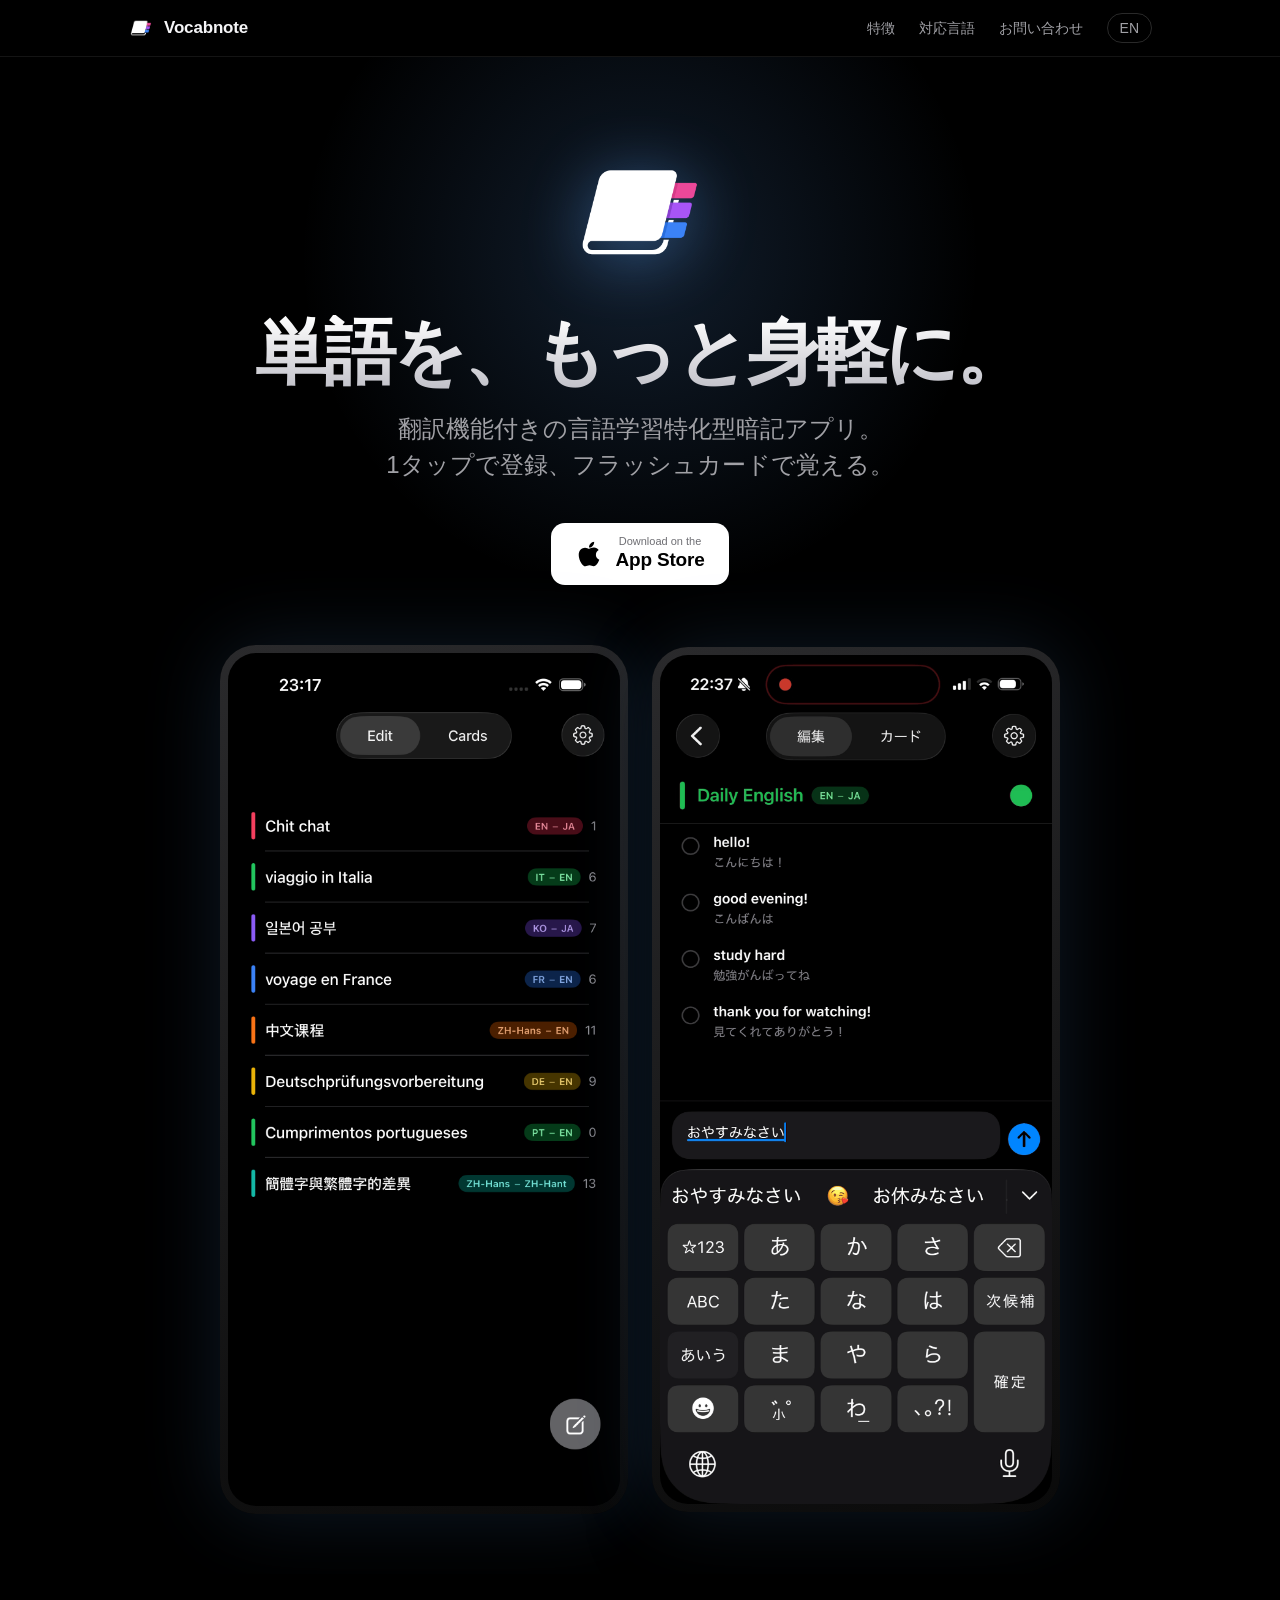
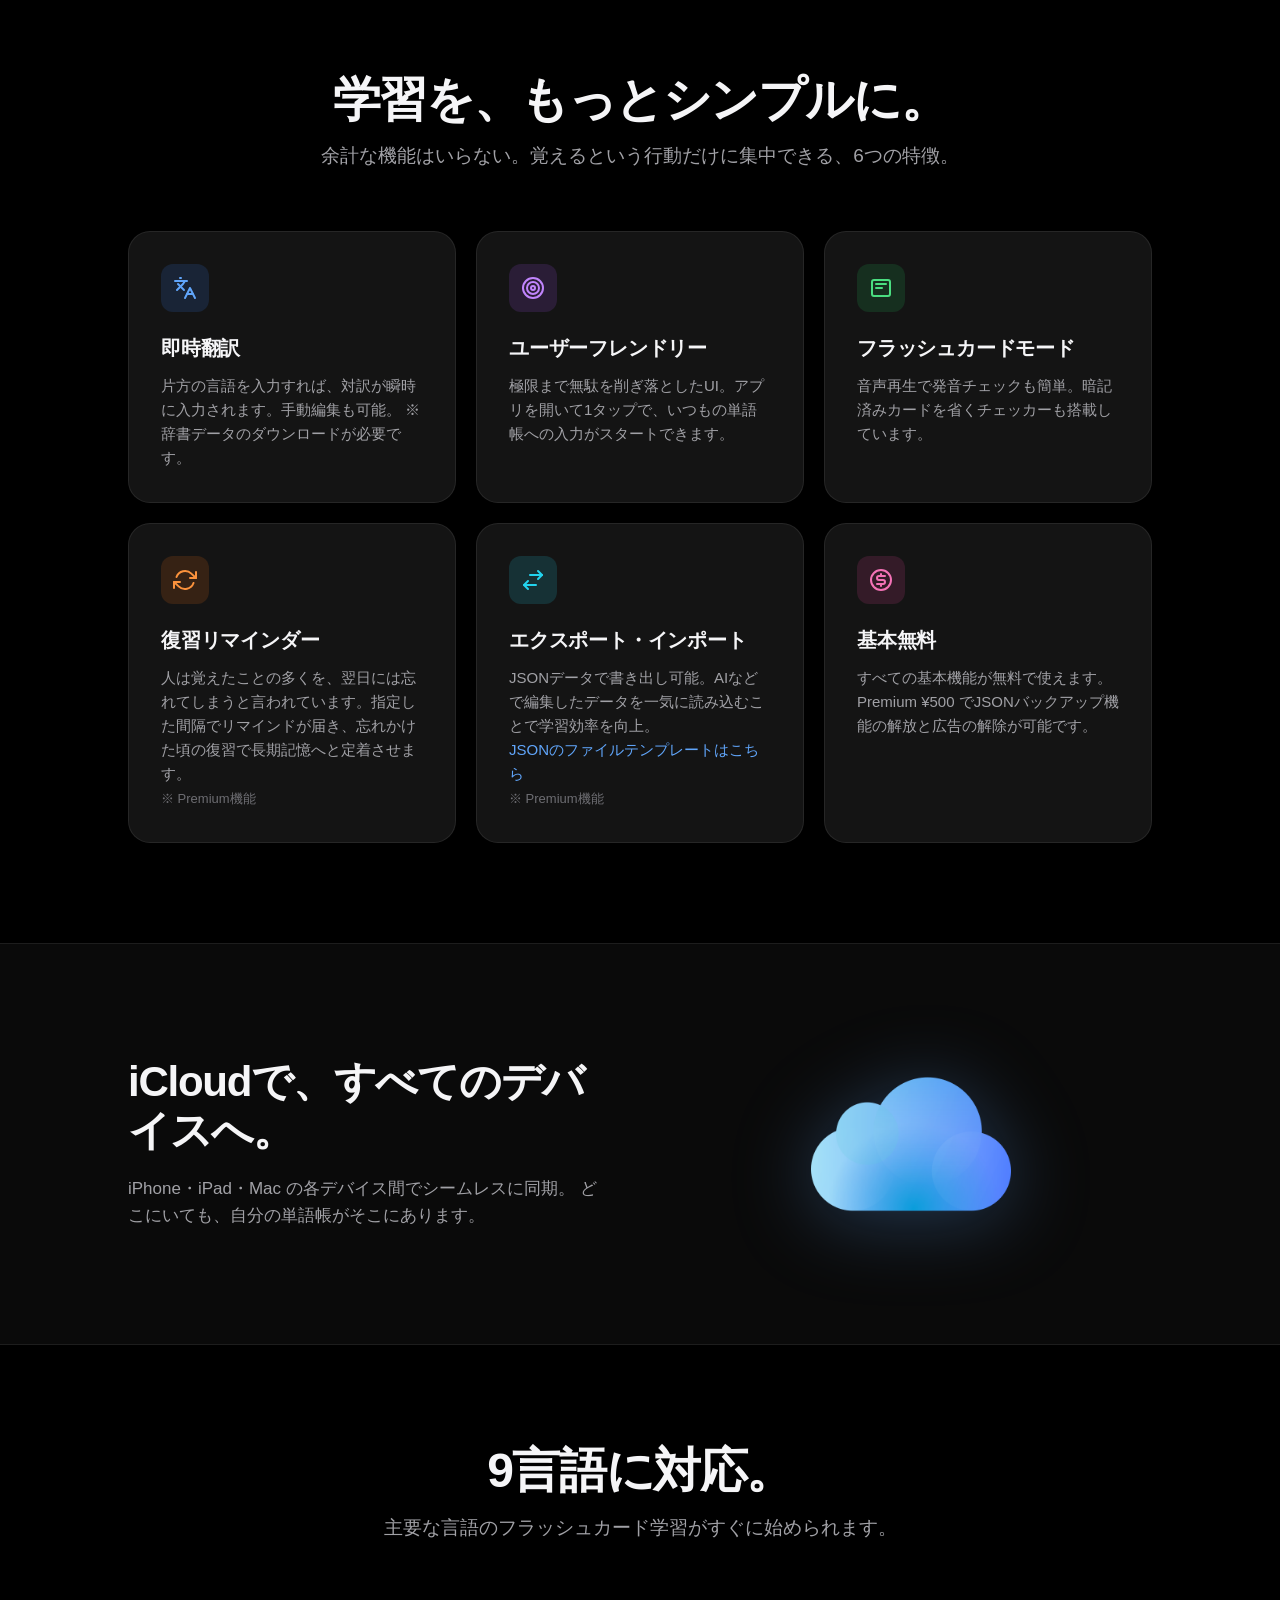
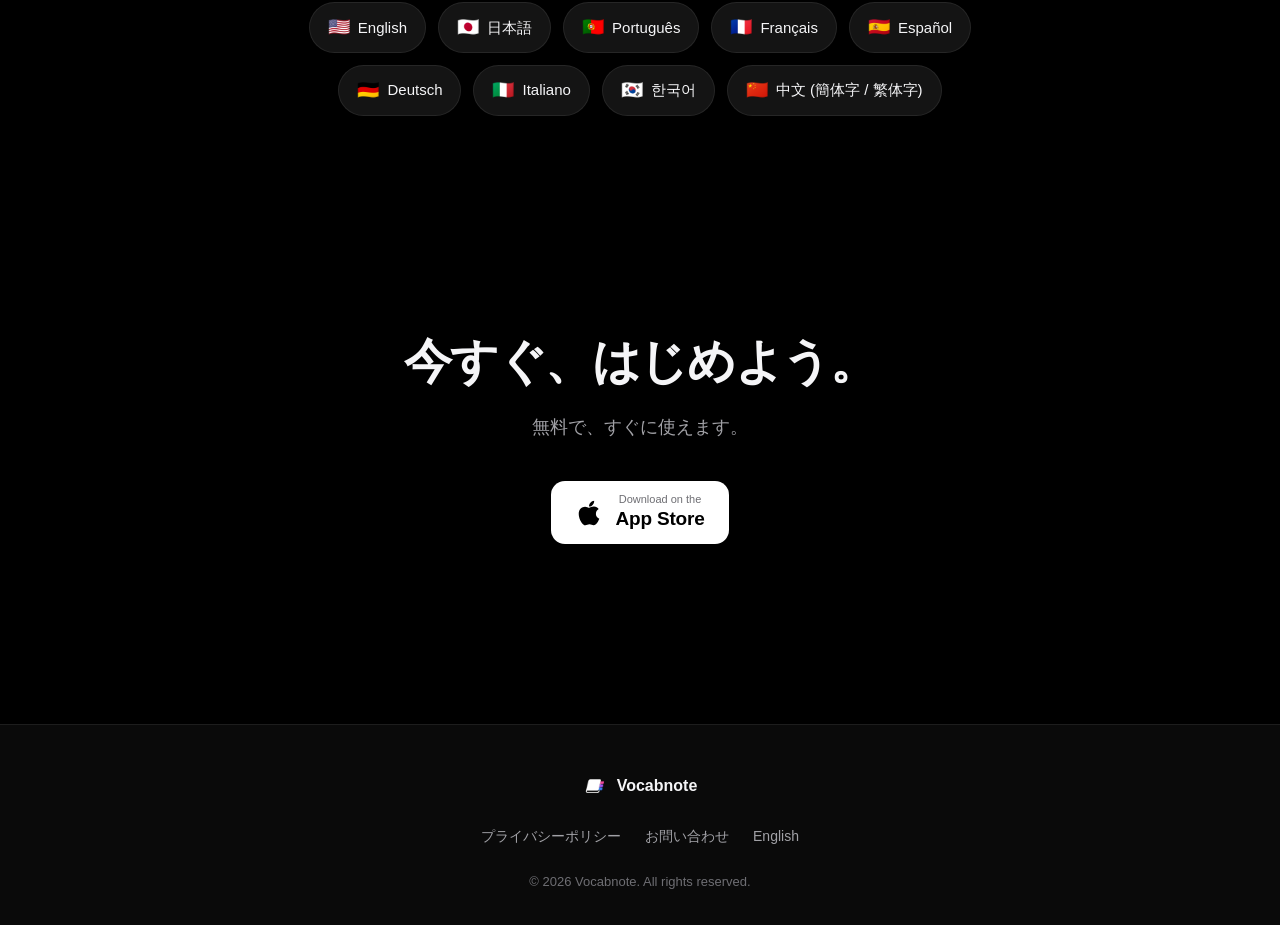
<file: index.html>
<!DOCTYPE html>
<html lang="ja">
<head>
  <meta charset="UTF-8" />
  <meta name="viewport" content="width=device-width, initial-scale=1, viewport-fit=cover" />
  <title>Vocabnote｜翻訳機能付き 言語学習特化の暗記アプリ</title>
  <meta name="description" content="Vocabnoteは即時翻訳機能を備えた、言語学習特化の単語暗記アプリ。1タップで単語登録、フラッシュカードで暗記、iCloudで全デバイス同期。" />
  <meta name="theme-color" content="#000000" />

  <!-- OGP -->
  <meta property="og:type" content="website" />
  <meta property="og:title" content="Vocabnote｜翻訳機能付き 言語学習特化の暗記アプリ" />
  <meta property="og:description" content="即時翻訳・フラッシュカード・iCloud同期。シンプルで使いやすい単語帳アプリ。" />
  <meta property="og:image" content="./assets/images/logo.png" />
  <meta property="og:url" content="https://holidayygit.github.io/vocabnote/" />
  <link rel="canonical" href="https://holidayygit.github.io/vocabnote/" />

  <link rel="icon" type="image/png" href="./assets/images/logo.png" />
  <link rel="apple-touch-icon" href="./assets/images/logo.png" />
  <link rel="stylesheet" href="./assets/css/style.css" />
  <link rel="alternate" hreflang="ja" href="./" />
  <link rel="alternate" hreflang="en" href="./en/" />
</head>
<body>
  <header class="site-header">
    <div class="container">
      <nav class="nav" aria-label="メインナビゲーション">
        <a href="./" class="nav-brand">
          <img src="./assets/images/logo.png" alt="Vocabnote ロゴ" />
          <span>Vocabnote</span>
        </a>
        <ul class="nav-links">
          <li class="hide-mobile"><a href="#features">特徴</a></li>
          <li class="hide-mobile"><a href="#languages">対応言語</a></li>
          <li><a href="./contact/">お問い合わせ</a></li>
          <li><a href="./en/" class="nav-lang">EN</a></li>
        </ul>
      </nav>
    </div>
  </header>

  <main>
    <!-- Hero -->
    <section class="hero">
      <div class="container">
        <div class="hero-inner">
          <img src="./assets/images/logo.png" alt="" class="hero-logo" />
          <h1 class="hero-title">単語を、もっと身軽に。</h1>
          <p class="hero-tagline">
            翻訳機能付きの言語学習特化型暗記アプリ。<br />
            1タップで登録、フラッシュカードで覚える。
          </p>
          <div class="hero-cta">
            <a href="https://apps.apple.com/app/vocabnote/id6760209659" class="app-store-badge" target="_blank" rel="noopener">
              <svg class="apple-icon" viewBox="0 0 384 512" fill="currentColor" aria-hidden="true">
                <path d="M318.7 268.7c-.2-36.7 16.4-64.4 50-84.8-18.8-26.9-47.2-41.7-84.7-44.6-35.5-2.8-74.3 20.7-88.5 20.7-15 0-49.4-19.7-76.4-19.7C63.3 141.2 4 184.8 4 273.5q0 39.3 14.4 81.2c12.8 36.7 59 126.7 107.2 125.2 25.2-.6 43-17.9 75.8-17.9 31.8 0 48.3 17.9 76.4 17.9 48.6-.7 90.4-82.5 102.6-119.3-65.2-30.7-61.7-90-61.7-91.9zm-56.6-164.2c27.3-32.4 24.8-61.9 24-72.5-24.1 1.4-52 16.4-67.9 34.9-17.5 19.8-27.8 44.3-25.6 71.9 26.1 2 49.9-11.4 69.5-34.3z"/>
              </svg>
              <span>
                <span class="label-small">Download on the</span>
                <span class="label-large">App Store</span>
              </span>
            </a>
          </div>

          <div class="hero-visual">
            <div class="hero-visual-grid">
              <div class="device-frame">
                <img src="./assets/images/screenshot.png" alt="Vocabnote のスクリーンショット" loading="lazy" />
              </div>
              <div class="device-frame">
                <img src="./assets/images/demo.gif" alt="Vocabnote 操作デモ" loading="lazy" />
              </div>
            </div>
          </div>
        </div>
      </div>
    </section>

    <!-- Features -->
    <section class="section" id="features">
      <div class="container">
        <h2 class="section-title">学習を、もっとシンプルに。</h2>
        <p class="section-subtitle">
          余計な機能はいらない。覚えるという行動だけに集中できる、6つの特徴。
        </p>

        <div class="features">
          <div class="feature-card reveal">
            <div class="feature-icon icon-blue" aria-hidden="true">
              <svg width="24" height="24" viewBox="0 0 24 24" fill="none" stroke="currentColor" stroke-width="2" stroke-linecap="round" stroke-linejoin="round"><path d="M5 8l6 6"/><path d="M4 14l6-6 2-3"/><path d="M2 5h12"/><path d="M7 2h1"/><path d="M22 22l-5-10-5 10"/><path d="M14 18h6"/></svg>
            </div>
            <h3 class="feature-title">即時翻訳</h3>
            <p class="feature-desc">
              片方の言語を入力すれば、対訳が瞬時に入力されます。手動編集も可能。
              ※辞書データのダウンロードが必要です。
            </p>
          </div>

          <div class="feature-card reveal">
            <div class="feature-icon icon-purple" aria-hidden="true">
              <svg width="24" height="24" viewBox="0 0 24 24" fill="none" stroke="currentColor" stroke-width="2" stroke-linecap="round" stroke-linejoin="round"><circle cx="12" cy="12" r="10"/><circle cx="12" cy="12" r="6"/><circle cx="12" cy="12" r="2"/></svg>
            </div>
            <h3 class="feature-title">ユーザーフレンドリー</h3>
            <p class="feature-desc">
              極限まで無駄を削ぎ落としたUI。アプリを開いて1タップで、いつもの単語帳への入力がスタートできます。
            </p>
          </div>

          <div class="feature-card reveal">
            <div class="feature-icon icon-green" aria-hidden="true">
              <svg width="24" height="24" viewBox="0 0 24 24" fill="none" stroke="currentColor" stroke-width="2" stroke-linecap="round" stroke-linejoin="round"><rect x="3" y="4" width="18" height="16" rx="2"/><path d="M7 8h10"/><path d="M7 12h6"/></svg>
            </div>
            <h3 class="feature-title">フラッシュカードモード</h3>
            <p class="feature-desc">
              音声再生で発音チェックも簡単。暗記済みカードを省くチェッカーも搭載しています。
            </p>
          </div>

          <div class="feature-card reveal">
            <div class="feature-icon icon-orange" aria-hidden="true">
              <svg width="24" height="24" viewBox="0 0 24 24" fill="none" stroke="currentColor" stroke-width="2" stroke-linecap="round" stroke-linejoin="round"><polyline points="23 4 23 10 17 10"/><polyline points="1 20 1 14 7 14"/><path d="M3.51 9a9 9 0 0 1 14.85-3.36L23 10M1 14l4.64 4.36A9 9 0 0 0 20.49 15"/></svg>
            </div>
            <h3 class="feature-title">復習リマインダー</h3>
            <p class="feature-desc">
              人は覚えたことの多くを、翌日には忘れてしまうと言われています。指定した間隔でリマインドが届き、忘れかけた頃の復習で長期記憶へと定着させます。<br />
              <span style="color: var(--text-tertiary); font-size: 13px;">※ Premium機能</span>
            </p>
          </div>

          <div class="feature-card reveal">
            <div class="feature-icon icon-cyan" aria-hidden="true">
              <svg width="24" height="24" viewBox="0 0 24 24" fill="none" stroke="currentColor" stroke-width="2" stroke-linecap="round" stroke-linejoin="round"><path d="M17 3l4 4-4 4"/><path d="M21 7H9"/><path d="M7 21l-4-4 4-4"/><path d="M3 17h12"/></svg>
            </div>
            <h3 class="feature-title">エクスポート・インポート</h3>
            <p class="feature-desc">
              JSONデータで書き出し可能。AIなどで編集したデータを一気に読み込むことで学習効率を向上。<br />
              <a href="./assets/downloads/vocabnote_template_guide.zip" download>JSONのファイルテンプレートはこちら</a><br />
              <span style="color: var(--text-tertiary); font-size: 13px;">※ Premium機能</span>
            </p>
          </div>

          <div class="feature-card reveal">
            <div class="feature-icon icon-pink" aria-hidden="true">
              <svg width="24" height="24" viewBox="0 0 24 24" fill="none" stroke="currentColor" stroke-width="2" stroke-linecap="round" stroke-linejoin="round"><circle cx="12" cy="12" r="10"/><path d="M16 8h-6a2 2 0 1 0 0 4h4a2 2 0 1 1 0 4H8"/><path d="M12 6v2"/><path d="M12 16v2"/></svg>
            </div>
            <h3 class="feature-title">基本無料</h3>
            <p class="feature-desc">
              すべての基本機能が無料で使えます。<br />
              Premium ¥500 でJSONバックアップ機能の解放と広告の解除が可能です。
            </p>
          </div>
        </div>
      </div>
    </section>

    <!-- iCloud Sync -->
    <section class="section icloud-section">
      <div class="container">
        <div class="icloud-grid">
          <div class="icloud-text">
            <h2>iCloudで、すべてのデバイスへ。</h2>
            <p>
              iPhone・iPad・Mac の各デバイス間でシームレスに同期。
              どこにいても、自分の単語帳がそこにあります。
            </p>
          </div>
          <div class="icloud-visual">
            <img src="./assets/images/icloud_logo.png" alt="" loading="lazy" />
          </div>
        </div>
      </div>
    </section>

    <!-- Languages -->
    <section class="section" id="languages">
      <div class="container">
        <h2 class="section-title">9言語に対応。</h2>
        <p class="section-subtitle">
          主要な言語のフラッシュカード学習がすぐに始められます。
        </p>
        <div class="languages">
          <span class="lang-chip"><span class="flag">🇺🇸</span>English</span>
          <span class="lang-chip"><span class="flag">🇯🇵</span>日本語</span>
          <span class="lang-chip"><span class="flag">🇵🇹</span>Português</span>
          <span class="lang-chip"><span class="flag">🇫🇷</span>Français</span>
          <span class="lang-chip"><span class="flag">🇪🇸</span>Español</span>
          <span class="lang-chip"><span class="flag">🇩🇪</span>Deutsch</span>
          <span class="lang-chip"><span class="flag">🇮🇹</span>Italiano</span>
          <span class="lang-chip"><span class="flag">🇰🇷</span>한국어</span>
          <span class="lang-chip"><span class="flag">🇨🇳</span>中文 (簡体字 / 繁体字)</span>
        </div>
      </div>
    </section>

    <!-- CTA -->
    <section class="cta-section">
      <div class="container">
        <h2>今すぐ、はじめよう。</h2>
        <p>無料で、すぐに使えます。</p>
        <div class="hero-cta">
          <a href="https://apps.apple.com/app/vocabnote/id6760209659" class="app-store-badge" target="_blank" rel="noopener">
            <svg class="apple-icon" viewBox="0 0 384 512" fill="currentColor" aria-hidden="true">
              <path d="M318.7 268.7c-.2-36.7 16.4-64.4 50-84.8-18.8-26.9-47.2-41.7-84.7-44.6-35.5-2.8-74.3 20.7-88.5 20.7-15 0-49.4-19.7-76.4-19.7C63.3 141.2 4 184.8 4 273.5q0 39.3 14.4 81.2c12.8 36.7 59 126.7 107.2 125.2 25.2-.6 43-17.9 75.8-17.9 31.8 0 48.3 17.9 76.4 17.9 48.6-.7 90.4-82.5 102.6-119.3-65.2-30.7-61.7-90-61.7-91.9zm-56.6-164.2c27.3-32.4 24.8-61.9 24-72.5-24.1 1.4-52 16.4-67.9 34.9-17.5 19.8-27.8 44.3-25.6 71.9 26.1 2 49.9-11.4 69.5-34.3z"/>
            </svg>
            <span>
              <span class="label-small">Download on the</span>
              <span class="label-large">App Store</span>
            </span>
          </a>
        </div>
      </div>
    </section>
  </main>

  <footer class="site-footer">
    <div class="container">
      <div class="footer-content">
        <a href="./" class="footer-brand">
          <img src="./assets/images/logo.png" alt="" />
          <span>Vocabnote</span>
        </a>
        <ul class="footer-links">
          <li><a href="./privacy/">プライバシーポリシー</a></li>
          <li><a href="./contact/">お問い合わせ</a></li>
          <li><a href="./en/">English</a></li>
        </ul>
        <p class="footer-copyright">© 2026 Vocabnote. All rights reserved.</p>
      </div>
    </div>
  </footer>

  <script>
    // Simple scroll reveal
    const observer = new IntersectionObserver(
      (entries) => {
        entries.forEach((entry) => {
          if (entry.isIntersecting) {
            entry.target.classList.add('is-visible');
            observer.unobserve(entry.target);
          }
        });
      },
      { threshold: 0.1, rootMargin: '0px 0px -50px 0px' }
    );
    document.querySelectorAll('.reveal').forEach((el) => observer.observe(el));
  </script>
</body>
</html>
</file>
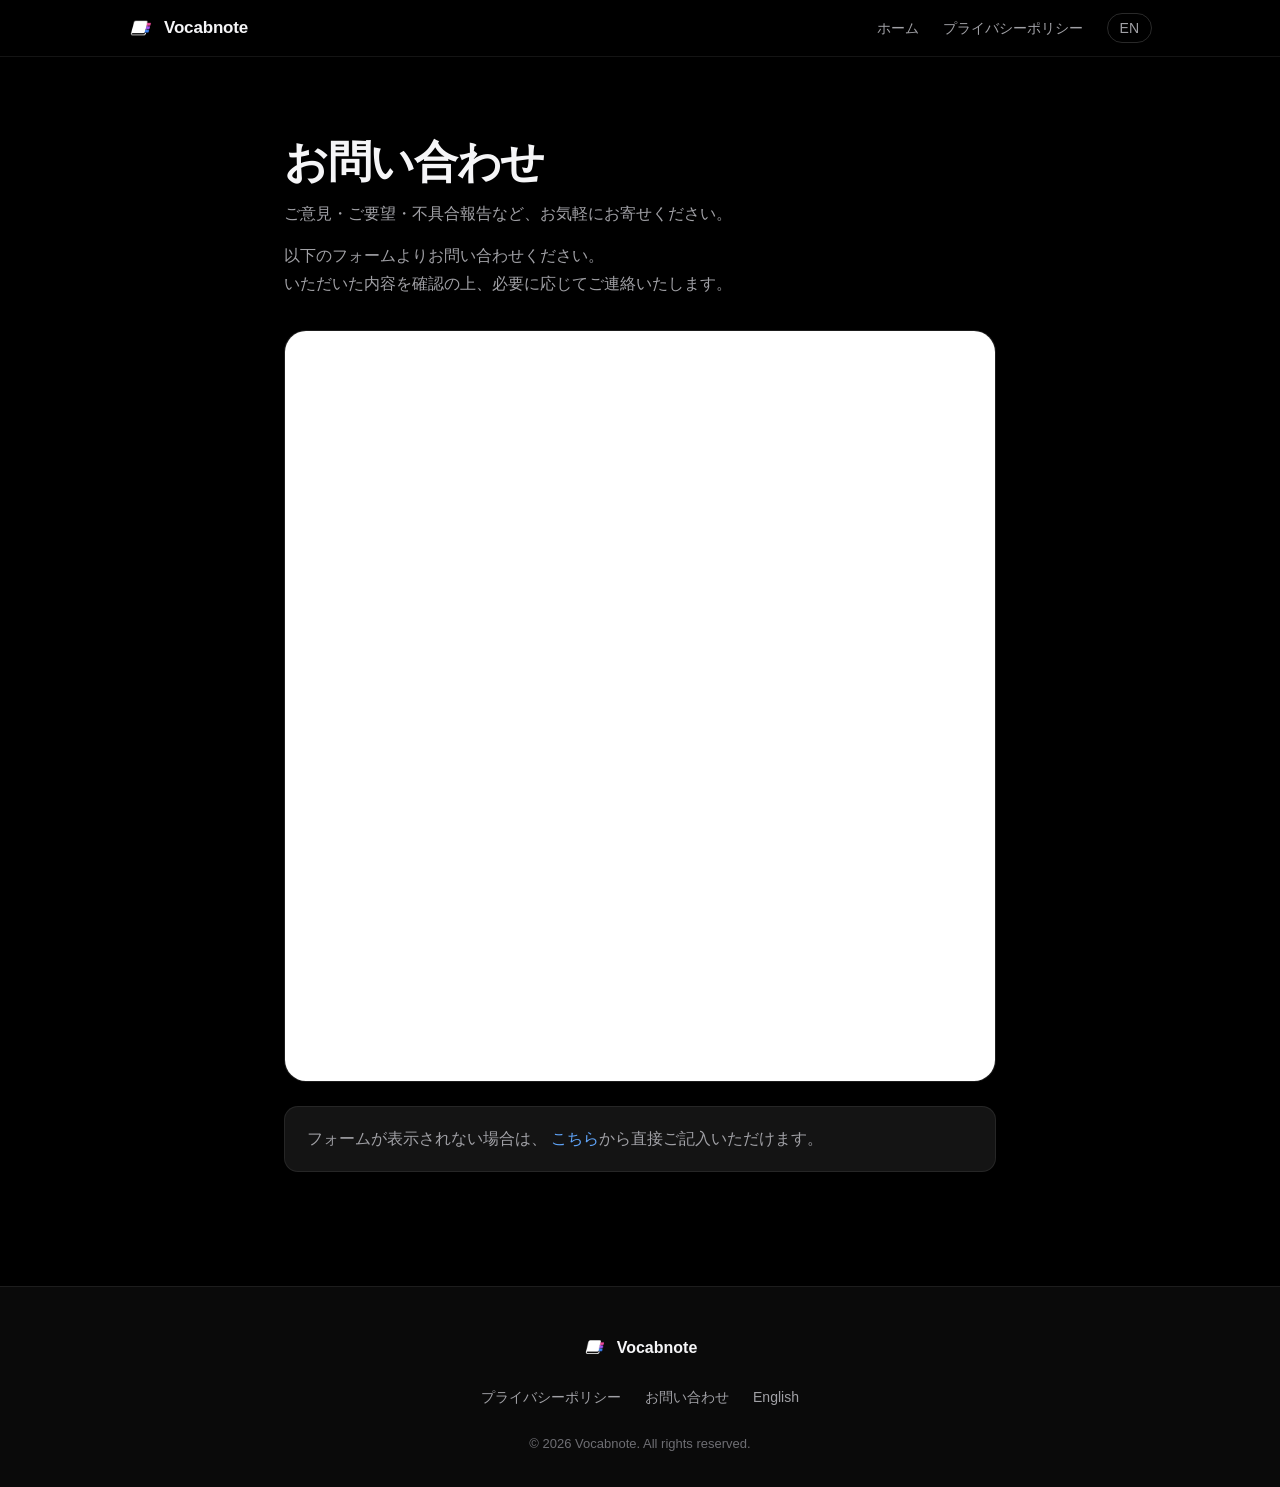
<file: contact/index.html>
<!DOCTYPE html>
<html lang="ja">
<head>
  <meta charset="UTF-8" />
  <meta name="viewport" content="width=device-width, initial-scale=1, viewport-fit=cover" />
  <title>お問い合わせ｜Vocabnote</title>
  <meta name="description" content="Vocabnote のお問い合わせフォーム。ご意見・ご要望・不具合報告はこちらからお願いします。" />
  <meta name="theme-color" content="#000000" />
  <meta name="robots" content="index,follow" />
  <link rel="canonical" href="https://holidayygit.github.io/vocabnote/contact/" />
  <link rel="icon" type="image/png" href="../assets/images/logo.png" />
  <link rel="stylesheet" href="../assets/css/style.css" />
</head>
<body>
  <header class="site-header">
    <div class="container">
      <nav class="nav" aria-label="メインナビゲーション">
        <a href="../" class="nav-brand">
          <img src="../assets/images/logo.png" alt="Vocabnote ロゴ" />
          <span>Vocabnote</span>
        </a>
        <ul class="nav-links">
          <li class="hide-mobile"><a href="../">ホーム</a></li>
          <li><a href="../privacy/">プライバシーポリシー</a></li>
          <li><a href="../en/contact/" class="nav-lang">EN</a></li>
        </ul>
      </nav>
    </div>
  </header>

  <main>
    <article class="doc-page">
      <h1>お問い合わせ</h1>
      <p class="doc-meta">ご意見・ご要望・不具合報告など、お気軽にお寄せください。</p>

      <p>
        以下のフォームよりお問い合わせください。<br />
        いただいた内容を確認の上、必要に応じてご連絡いたします。
      </p>

      <div class="form-wrap">
        <iframe
          src="https://docs.google.com/forms/d/e/1FAIpQLSfXV7BoGySETP5Alal8fyuVs88GdmZIhcQbtYYOckojGbQqWQ/viewform?embedded=true"
          title="お問い合わせフォーム"
          loading="lazy"
          referrerpolicy="no-referrer-when-downgrade"
        >
          読み込んでいます…
        </iframe>
      </div>

      <p class="contact-note">
        フォームが表示されない場合は、
        <a
          href="https://docs.google.com/forms/d/e/1FAIpQLSfXV7BoGySETP5Alal8fyuVs88GdmZIhcQbtYYOckojGbQqWQ/viewform"
          target="_blank"
          rel="noopener"
        >こちら</a>から直接ご記入いただけます。
      </p>
    </article>
  </main>

  <footer class="site-footer">
    <div class="container">
      <div class="footer-content">
        <a href="../" class="footer-brand">
          <img src="../assets/images/logo.png" alt="" />
          <span>Vocabnote</span>
        </a>
        <ul class="footer-links">
          <li><a href="../privacy/">プライバシーポリシー</a></li>
          <li><a href="../contact/">お問い合わせ</a></li>
          <li><a href="../en/">English</a></li>
        </ul>
        <p class="footer-copyright">© 2026 Vocabnote. All rights reserved.</p>
      </div>
    </div>
  </footer>
</body>
</html>
</file>
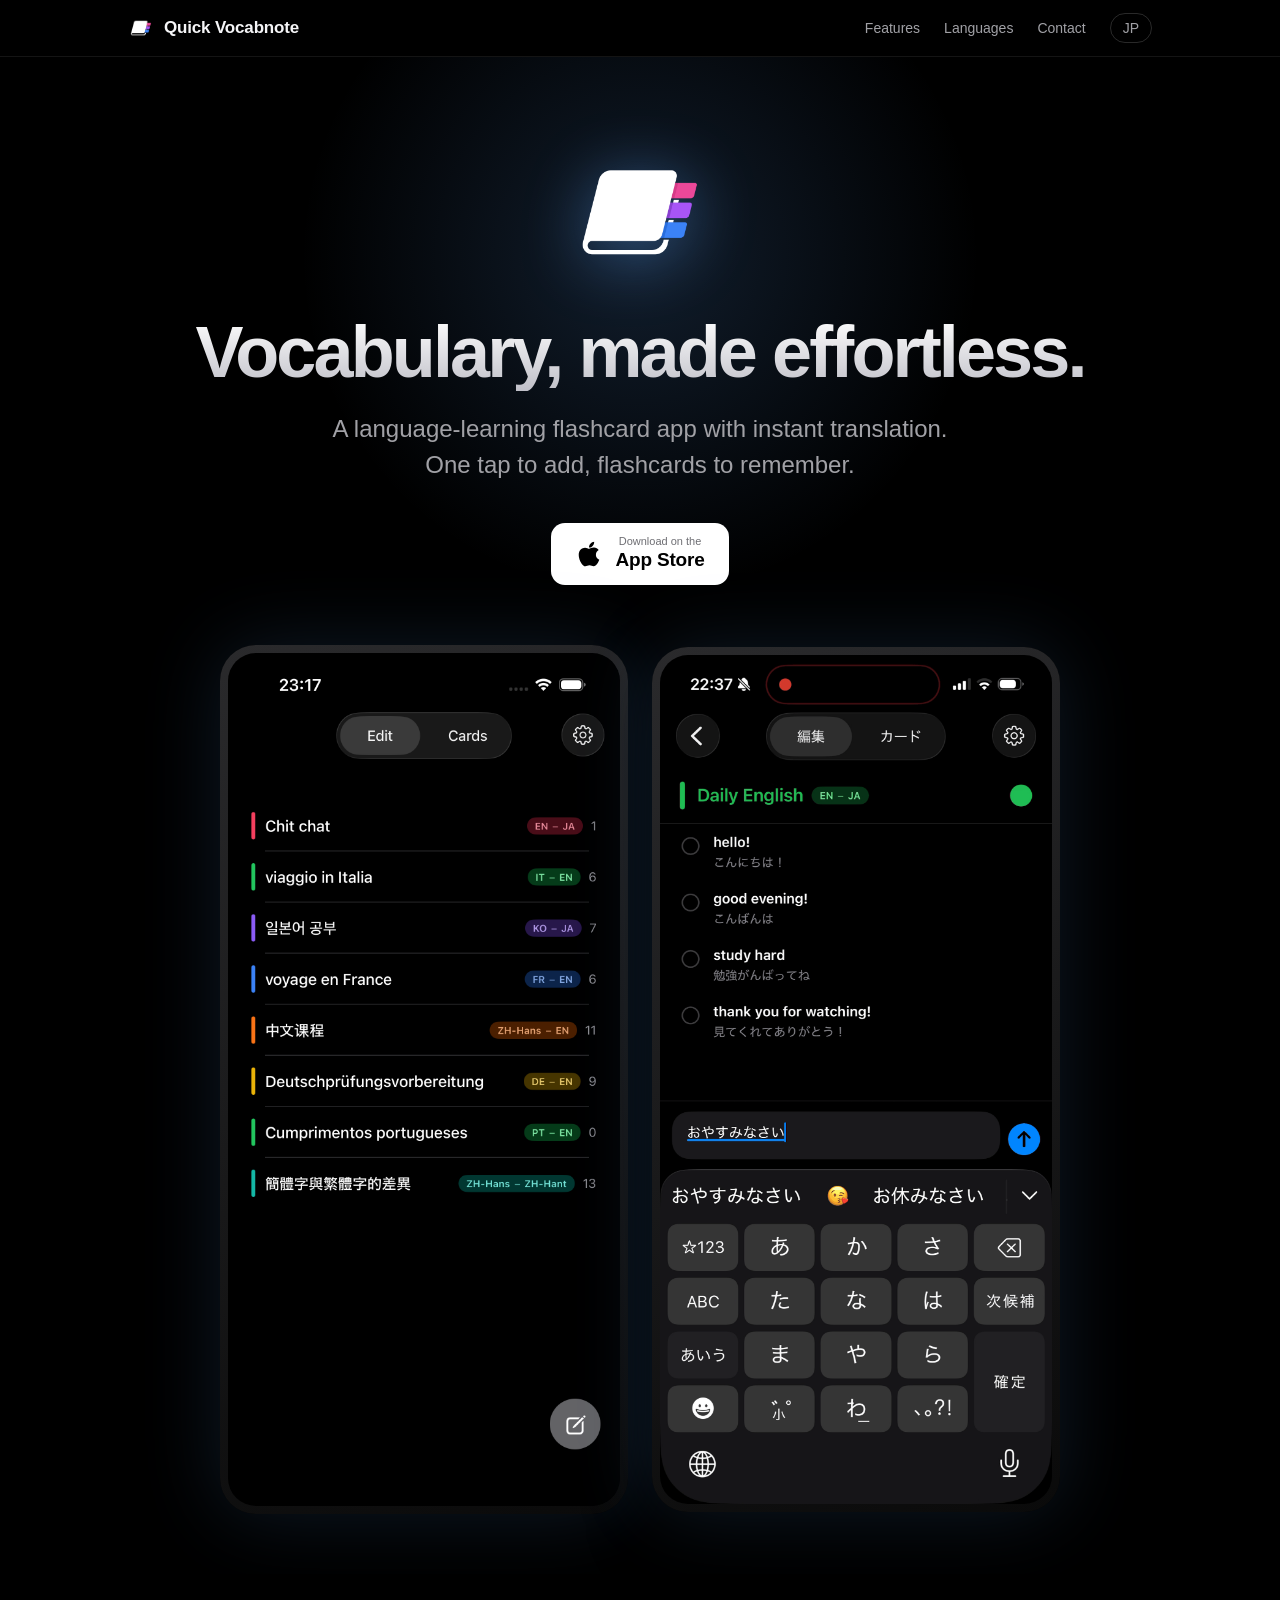
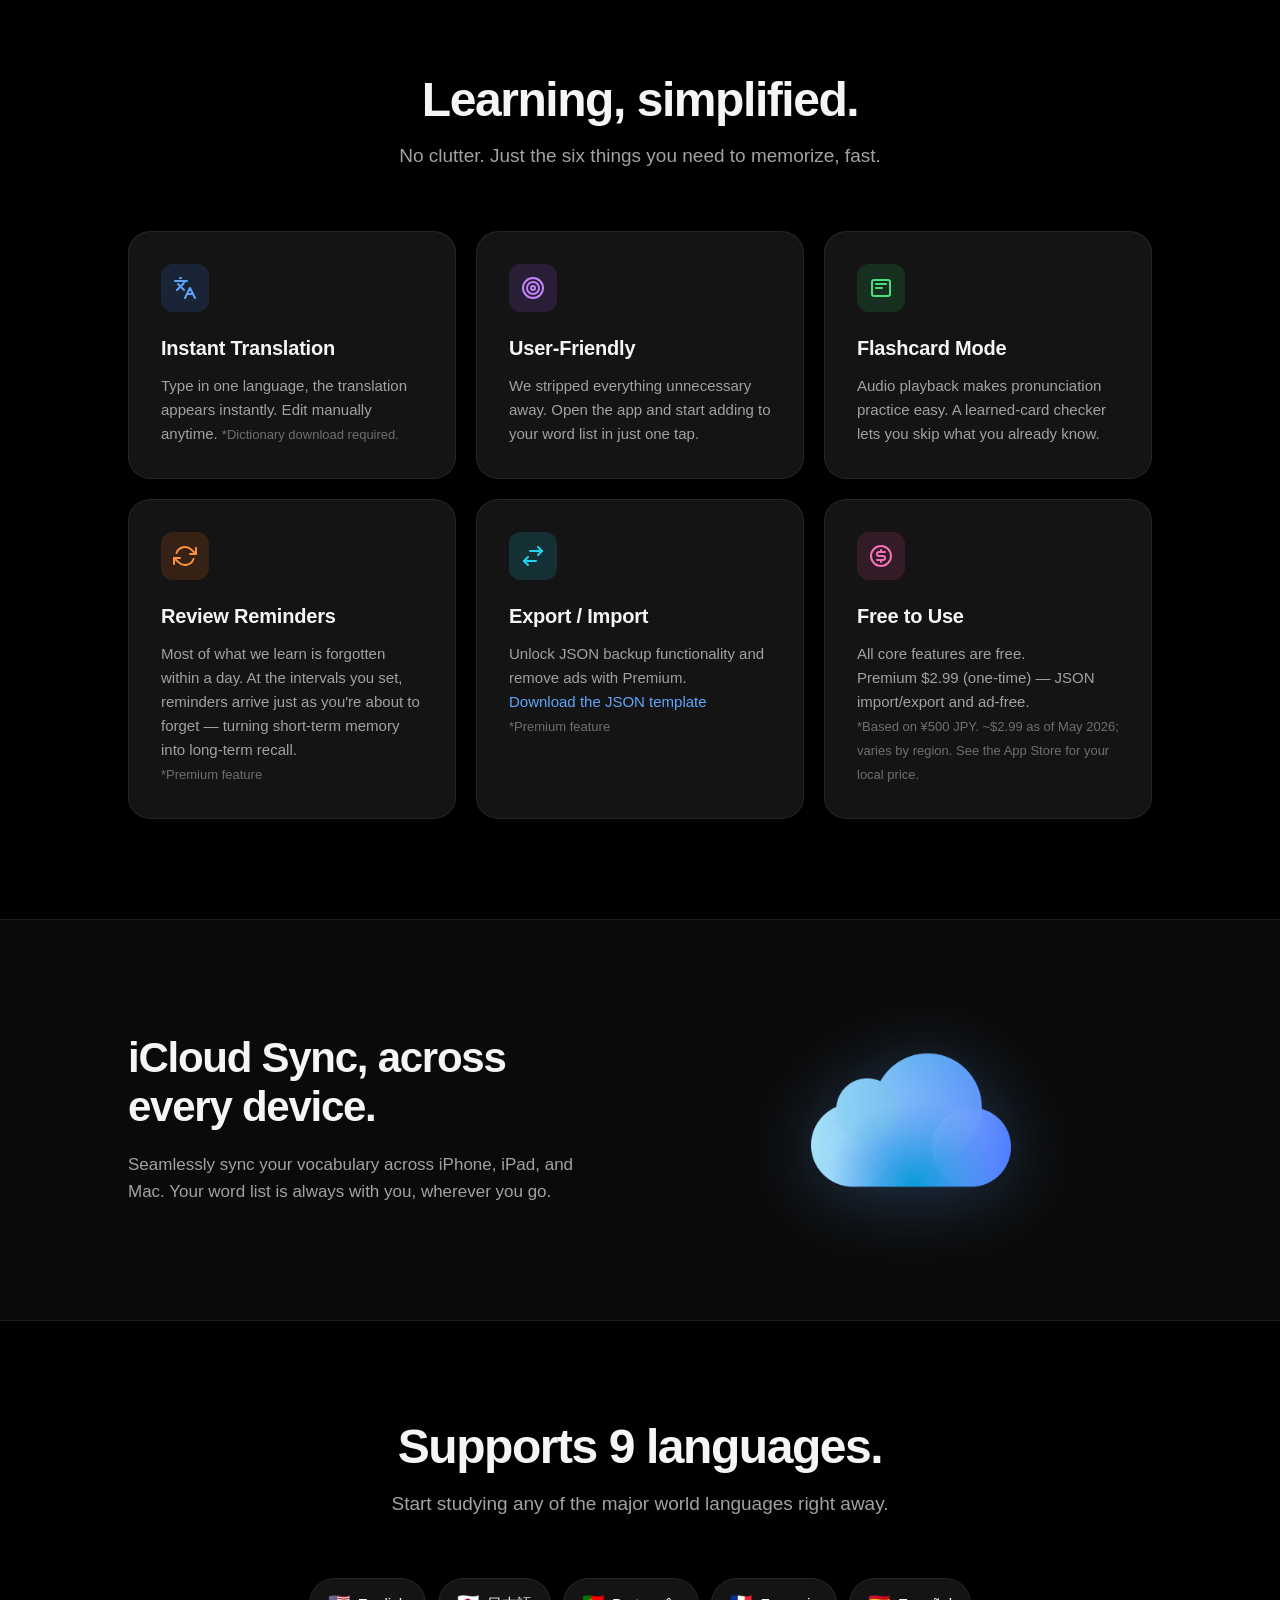
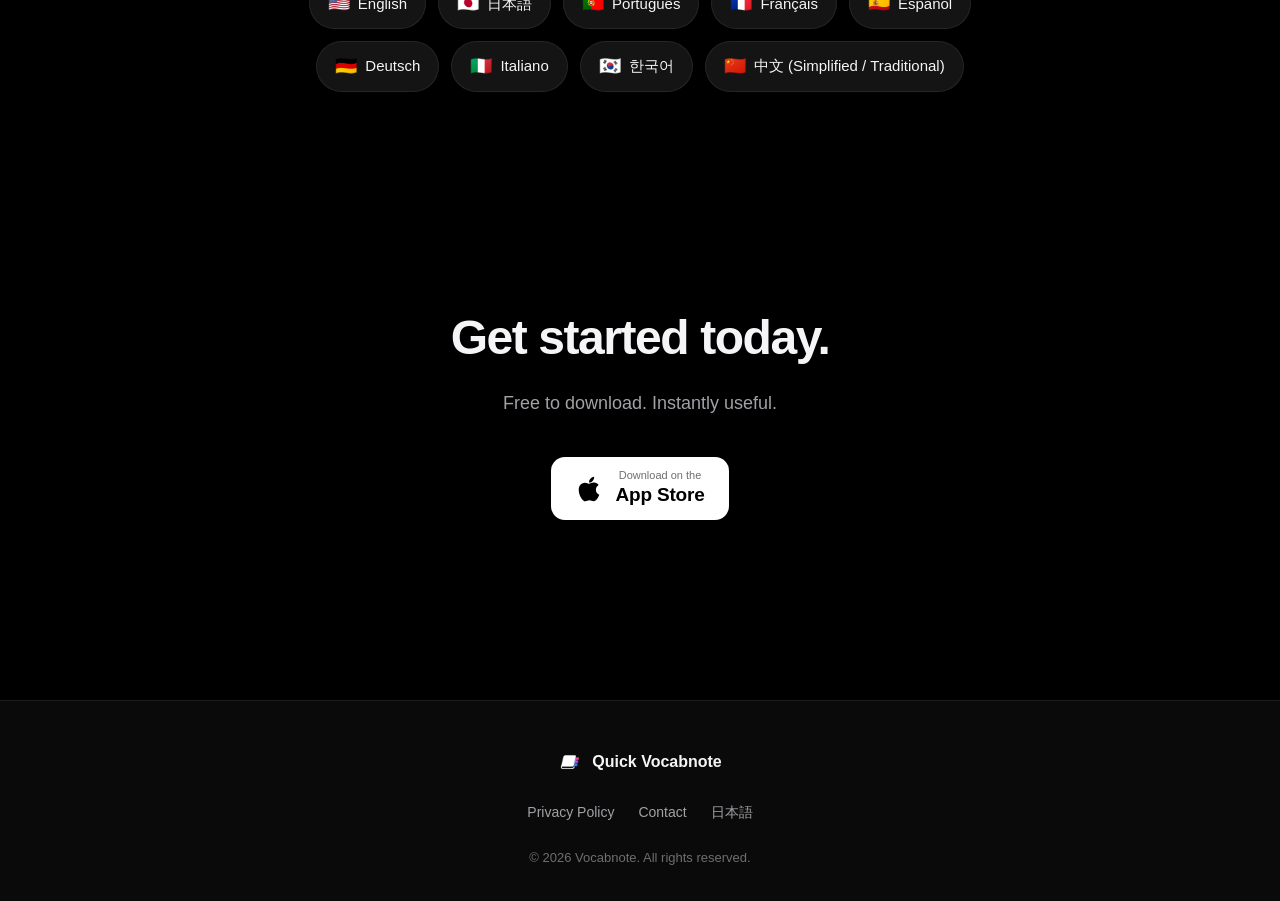
<file: en/index.html>
<!DOCTYPE html>
<html lang="en">
<head>
  <meta charset="UTF-8" />
  <meta name="viewport" content="width=device-width, initial-scale=1, viewport-fit=cover" />
  <title>Quick Vocabnote｜The Flashcard App with Instant Translation</title>
  <meta name="description" content="Quick Vocabnote is a language-learning flashcard app with instant translation. One-tap entry, flashcard mode with audio, and seamless iCloud sync across devices." />
  <meta name="theme-color" content="#000000" />

  <!-- OGP -->
  <meta property="og:type" content="website" />
  <meta property="og:title" content="Quick Vocabnote｜The Flashcard App with Instant Translation" />
  <meta property="og:description" content="Instant translation, flashcards, and iCloud sync. A simple, focused vocabulary app." />
  <meta property="og:image" content="../assets/images/logo.png" />
  <meta property="og:url" content="https://holidayygit.github.io/vocabnote/en/" />
  <link rel="canonical" href="https://holidayygit.github.io/vocabnote/en/" />

  <link rel="icon" type="image/png" href="../assets/images/logo.png" />
  <link rel="apple-touch-icon" href="../assets/images/logo.png" />
  <link rel="stylesheet" href="../assets/css/style.css" />
  <link rel="alternate" hreflang="ja" href="../" />
  <link rel="alternate" hreflang="en" href="./" />
</head>
<body>
  <header class="site-header">
    <div class="container">
      <nav class="nav" aria-label="Main navigation">
        <a href="./" class="nav-brand">
          <img src="../assets/images/logo.png" alt="Quick Vocabnote logo" />
          <span>Quick Vocabnote</span>
        </a>
        <ul class="nav-links">
          <li class="hide-mobile"><a href="#features">Features</a></li>
          <li class="hide-mobile"><a href="#languages">Languages</a></li>
          <li><a href="./contact/">Contact</a></li>
          <li><a href="../" class="nav-lang">JP</a></li>
        </ul>
      </nav>
    </div>
  </header>

  <main>
    <!-- Hero -->
    <section class="hero">
      <div class="container">
        <div class="hero-inner">
          <img src="../assets/images/logo.png" alt="" class="hero-logo" />
          <h1 class="hero-title">Vocabulary, made effortless.</h1>
          <p class="hero-tagline">
            A language-learning flashcard app with instant translation.<br />
            One tap to add, flashcards to remember.
          </p>
          <div class="hero-cta">
            <a href="https://apps.apple.com/app/vocabnote/id6760209659" class="app-store-badge" target="_blank" rel="noopener">
              <svg class="apple-icon" viewBox="0 0 384 512" fill="currentColor" aria-hidden="true">
                <path d="M318.7 268.7c-.2-36.7 16.4-64.4 50-84.8-18.8-26.9-47.2-41.7-84.7-44.6-35.5-2.8-74.3 20.7-88.5 20.7-15 0-49.4-19.7-76.4-19.7C63.3 141.2 4 184.8 4 273.5q0 39.3 14.4 81.2c12.8 36.7 59 126.7 107.2 125.2 25.2-.6 43-17.9 75.8-17.9 31.8 0 48.3 17.9 76.4 17.9 48.6-.7 90.4-82.5 102.6-119.3-65.2-30.7-61.7-90-61.7-91.9zm-56.6-164.2c27.3-32.4 24.8-61.9 24-72.5-24.1 1.4-52 16.4-67.9 34.9-17.5 19.8-27.8 44.3-25.6 71.9 26.1 2 49.9-11.4 69.5-34.3z"/>
              </svg>
              <span>
                <span class="label-small">Download on the</span>
                <span class="label-large">App Store</span>
              </span>
            </a>
          </div>

          <div class="hero-visual">
            <div class="hero-visual-grid">
              <div class="device-frame">
                <img src="../assets/images/screenshot.png" alt="Quick Vocabnote screenshot" loading="lazy" />
              </div>
              <div class="device-frame">
                <img src="../assets/images/demo.gif" alt="Quick Vocabnote demo" loading="lazy" />
              </div>
            </div>
          </div>
        </div>
      </div>
    </section>

    <!-- Features -->
    <section class="section" id="features">
      <div class="container">
        <h2 class="section-title">Learning, simplified.</h2>
        <p class="section-subtitle">
          No clutter. Just the six things you need to memorize, fast.
        </p>

        <div class="features">
          <div class="feature-card reveal">
            <div class="feature-icon icon-blue" aria-hidden="true">
              <svg width="24" height="24" viewBox="0 0 24 24" fill="none" stroke="currentColor" stroke-width="2" stroke-linecap="round" stroke-linejoin="round"><path d="M5 8l6 6"/><path d="M4 14l6-6 2-3"/><path d="M2 5h12"/><path d="M7 2h1"/><path d="M22 22l-5-10-5 10"/><path d="M14 18h6"/></svg>
            </div>
            <h3 class="feature-title">Instant Translation</h3>
            <p class="feature-desc">
              Type in one language, the translation appears instantly. Edit manually anytime.
              <span style="color: var(--text-tertiary); font-size: 13px;">*Dictionary download required.</span>
            </p>
          </div>

          <div class="feature-card reveal">
            <div class="feature-icon icon-purple" aria-hidden="true">
              <svg width="24" height="24" viewBox="0 0 24 24" fill="none" stroke="currentColor" stroke-width="2" stroke-linecap="round" stroke-linejoin="round"><circle cx="12" cy="12" r="10"/><circle cx="12" cy="12" r="6"/><circle cx="12" cy="12" r="2"/></svg>
            </div>
            <h3 class="feature-title">User-Friendly</h3>
            <p class="feature-desc">
              We stripped everything unnecessary away. Open the app and start adding to your word list in just one tap.
            </p>
          </div>

          <div class="feature-card reveal">
            <div class="feature-icon icon-green" aria-hidden="true">
              <svg width="24" height="24" viewBox="0 0 24 24" fill="none" stroke="currentColor" stroke-width="2" stroke-linecap="round" stroke-linejoin="round"><rect x="3" y="4" width="18" height="16" rx="2"/><path d="M7 8h10"/><path d="M7 12h6"/></svg>
            </div>
            <h3 class="feature-title">Flashcard Mode</h3>
            <p class="feature-desc">
              Audio playback makes pronunciation practice easy. A learned-card checker lets you skip what you already know.
            </p>
          </div>

          <div class="feature-card reveal">
            <div class="feature-icon icon-orange" aria-hidden="true">
              <svg width="24" height="24" viewBox="0 0 24 24" fill="none" stroke="currentColor" stroke-width="2" stroke-linecap="round" stroke-linejoin="round"><polyline points="23 4 23 10 17 10"/><polyline points="1 20 1 14 7 14"/><path d="M3.51 9a9 9 0 0 1 14.85-3.36L23 10M1 14l4.64 4.36A9 9 0 0 0 20.49 15"/></svg>
            </div>
            <h3 class="feature-title">Review Reminders</h3>
            <p class="feature-desc">
              Most of what we learn is forgotten within a day. At the intervals you set, reminders arrive just as you're about to forget — turning short-term memory into long-term recall.<br />
              <span style="color: var(--text-tertiary); font-size: 13px;">*Premium feature</span>
            </p>
          </div>

          <div class="feature-card reveal">
            <div class="feature-icon icon-cyan" aria-hidden="true">
              <svg width="24" height="24" viewBox="0 0 24 24" fill="none" stroke="currentColor" stroke-width="2" stroke-linecap="round" stroke-linejoin="round"><path d="M17 3l4 4-4 4"/><path d="M21 7H9"/><path d="M7 21l-4-4 4-4"/><path d="M3 17h12"/></svg>
            </div>
            <h3 class="feature-title">Export / Import</h3>
            <p class="feature-desc">
              Unlock JSON backup functionality and remove ads with Premium.<br />
              <a href="../assets/downloads/vocabnote_template_guide.zip" download>Download the JSON template</a><br />
              <span style="color: var(--text-tertiary); font-size: 13px;">*Premium feature</span>
            </p>
          </div>

          <div class="feature-card reveal">
            <div class="feature-icon icon-pink" aria-hidden="true">
              <svg width="24" height="24" viewBox="0 0 24 24" fill="none" stroke="currentColor" stroke-width="2" stroke-linecap="round" stroke-linejoin="round"><circle cx="12" cy="12" r="10"/><path d="M16 8h-6a2 2 0 1 0 0 4h4a2 2 0 1 1 0 4H8"/><path d="M12 6v2"/><path d="M12 16v2"/></svg>
            </div>
            <h3 class="feature-title">Free to Use</h3>
            <p class="feature-desc">
              All core features are free.<br />
              Premium $2.99 (one-time) — JSON import/export and ad-free.<br />
              <span style="color: var(--text-tertiary); font-size: 13px;">
                *Based on ¥500 JPY. ~$2.99 as of May 2026; varies by region. See the App Store for your local price.
              </span>
            </p>
          </div>
        </div>
      </div>
    </section>

    <!-- iCloud Sync -->
    <section class="section icloud-section">
      <div class="container">
        <div class="icloud-grid">
          <div class="icloud-text">
            <h2>iCloud Sync, across every device.</h2>
            <p>
              Seamlessly sync your vocabulary across iPhone, iPad, and Mac.
              Your word list is always with you, wherever you go.
            </p>
          </div>
          <div class="icloud-visual">
            <img src="../assets/images/icloud_logo.png" alt="" loading="lazy" />
          </div>
        </div>
      </div>
    </section>

    <!-- Languages -->
    <section class="section" id="languages">
      <div class="container">
        <h2 class="section-title">Supports 9 languages.</h2>
        <p class="section-subtitle">
          Start studying any of the major world languages right away.
        </p>
        <div class="languages">
          <span class="lang-chip"><span class="flag">🇺🇸</span>English</span>
          <span class="lang-chip"><span class="flag">🇯🇵</span>日本語</span>
          <span class="lang-chip"><span class="flag">🇵🇹</span>Português</span>
          <span class="lang-chip"><span class="flag">🇫🇷</span>Français</span>
          <span class="lang-chip"><span class="flag">🇪🇸</span>Español</span>
          <span class="lang-chip"><span class="flag">🇩🇪</span>Deutsch</span>
          <span class="lang-chip"><span class="flag">🇮🇹</span>Italiano</span>
          <span class="lang-chip"><span class="flag">🇰🇷</span>한국어</span>
          <span class="lang-chip"><span class="flag">🇨🇳</span>中文 (Simplified / Traditional)</span>
        </div>
      </div>
    </section>

    <!-- CTA -->
    <section class="cta-section">
      <div class="container">
        <h2>Get started today.</h2>
        <p>Free to download. Instantly useful.</p>
        <div class="hero-cta">
          <a href="https://apps.apple.com/app/vocabnote/id6760209659" class="app-store-badge" target="_blank" rel="noopener">
            <svg class="apple-icon" viewBox="0 0 384 512" fill="currentColor" aria-hidden="true">
              <path d="M318.7 268.7c-.2-36.7 16.4-64.4 50-84.8-18.8-26.9-47.2-41.7-84.7-44.6-35.5-2.8-74.3 20.7-88.5 20.7-15 0-49.4-19.7-76.4-19.7C63.3 141.2 4 184.8 4 273.5q0 39.3 14.4 81.2c12.8 36.7 59 126.7 107.2 125.2 25.2-.6 43-17.9 75.8-17.9 31.8 0 48.3 17.9 76.4 17.9 48.6-.7 90.4-82.5 102.6-119.3-65.2-30.7-61.7-90-61.7-91.9zm-56.6-164.2c27.3-32.4 24.8-61.9 24-72.5-24.1 1.4-52 16.4-67.9 34.9-17.5 19.8-27.8 44.3-25.6 71.9 26.1 2 49.9-11.4 69.5-34.3z"/>
            </svg>
            <span>
              <span class="label-small">Download on the</span>
              <span class="label-large">App Store</span>
            </span>
          </a>
        </div>
      </div>
    </section>
  </main>

  <footer class="site-footer">
    <div class="container">
      <div class="footer-content">
        <a href="./" class="footer-brand">
          <img src="../assets/images/logo.png" alt="" />
          <span>Quick Vocabnote</span>
        </a>
        <ul class="footer-links">
          <li><a href="./privacy/">Privacy Policy</a></li>
          <li><a href="./contact/">Contact</a></li>
          <li><a href="../">日本語</a></li>
        </ul>
        <p class="footer-copyright">© 2026 Vocabnote. All rights reserved.</p>
      </div>
    </div>
  </footer>

  <script>
    const observer = new IntersectionObserver(
      (entries) => {
        entries.forEach((entry) => {
          if (entry.isIntersecting) {
            entry.target.classList.add('is-visible');
            observer.unobserve(entry.target);
          }
        });
      },
      { threshold: 0.1, rootMargin: '0px 0px -50px 0px' }
    );
    document.querySelectorAll('.reveal').forEach((el) => observer.observe(el));
  </script>
</body>
</html>
</file>
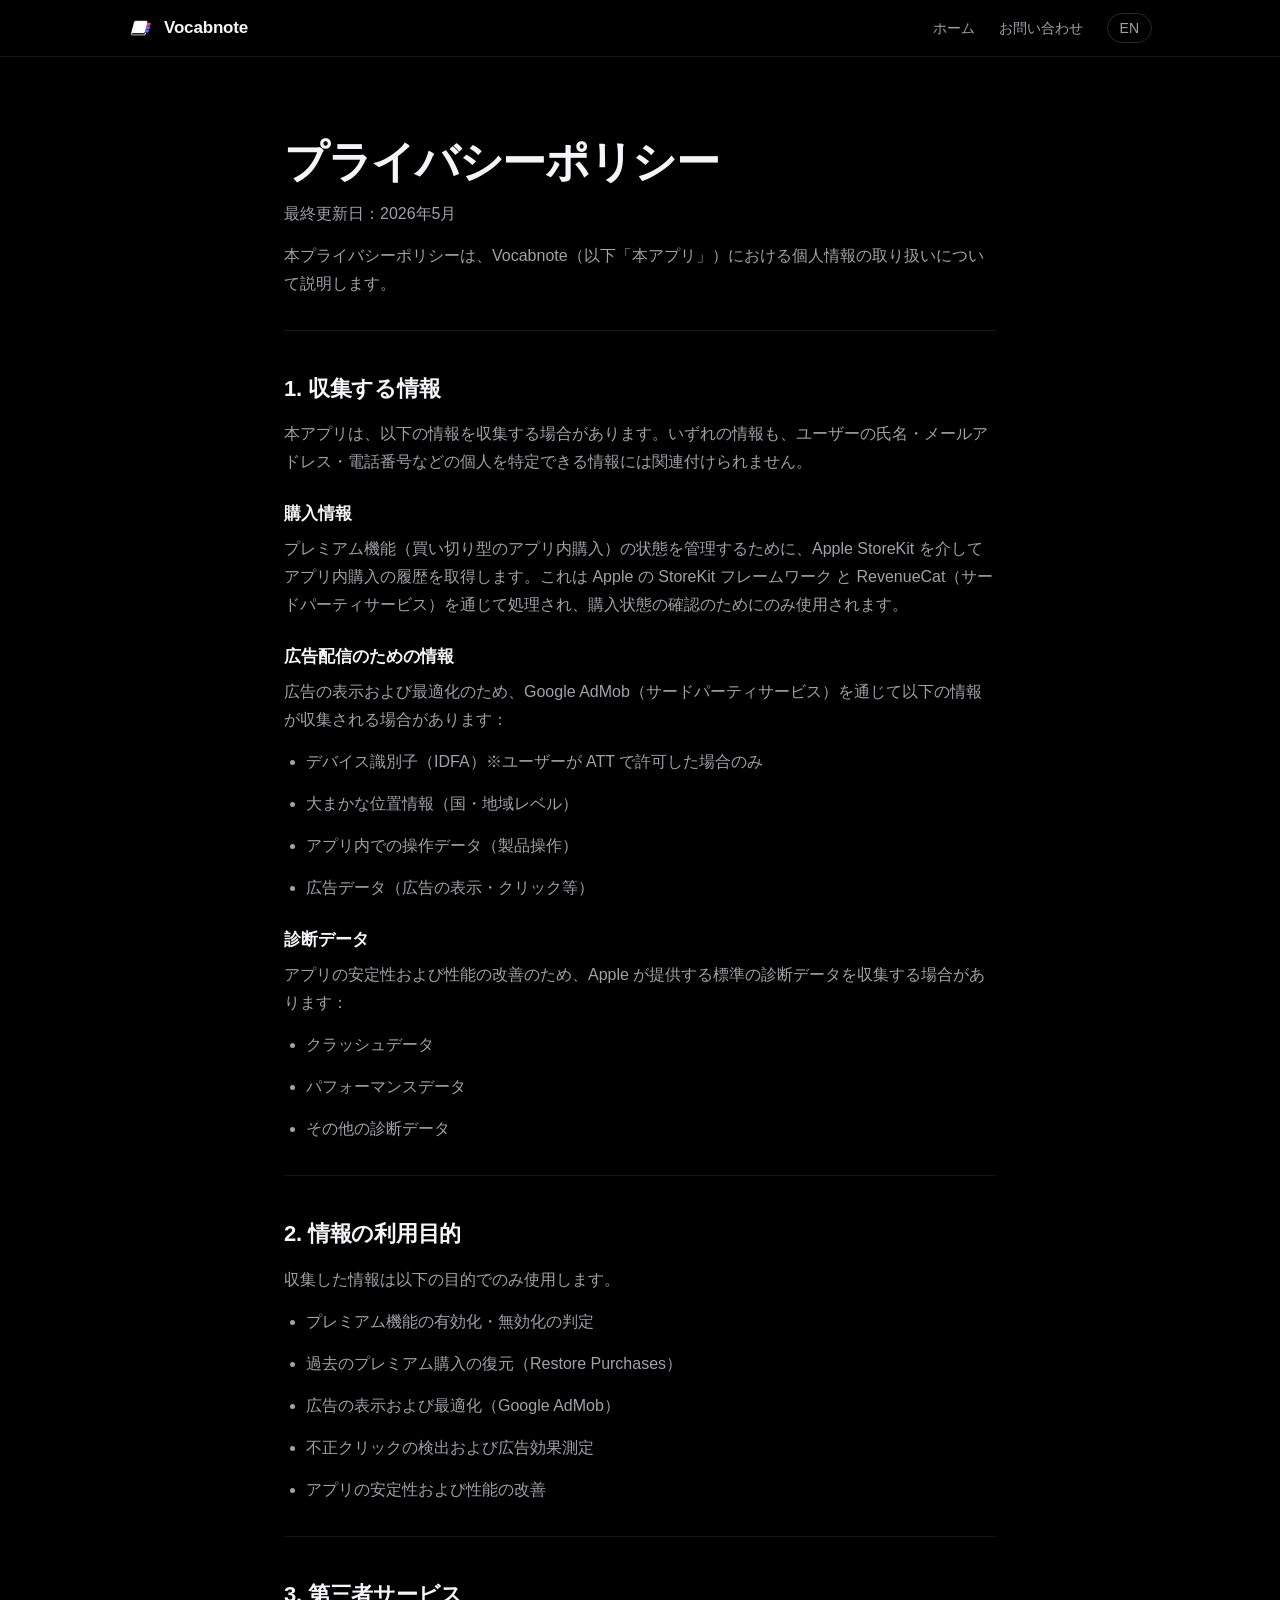
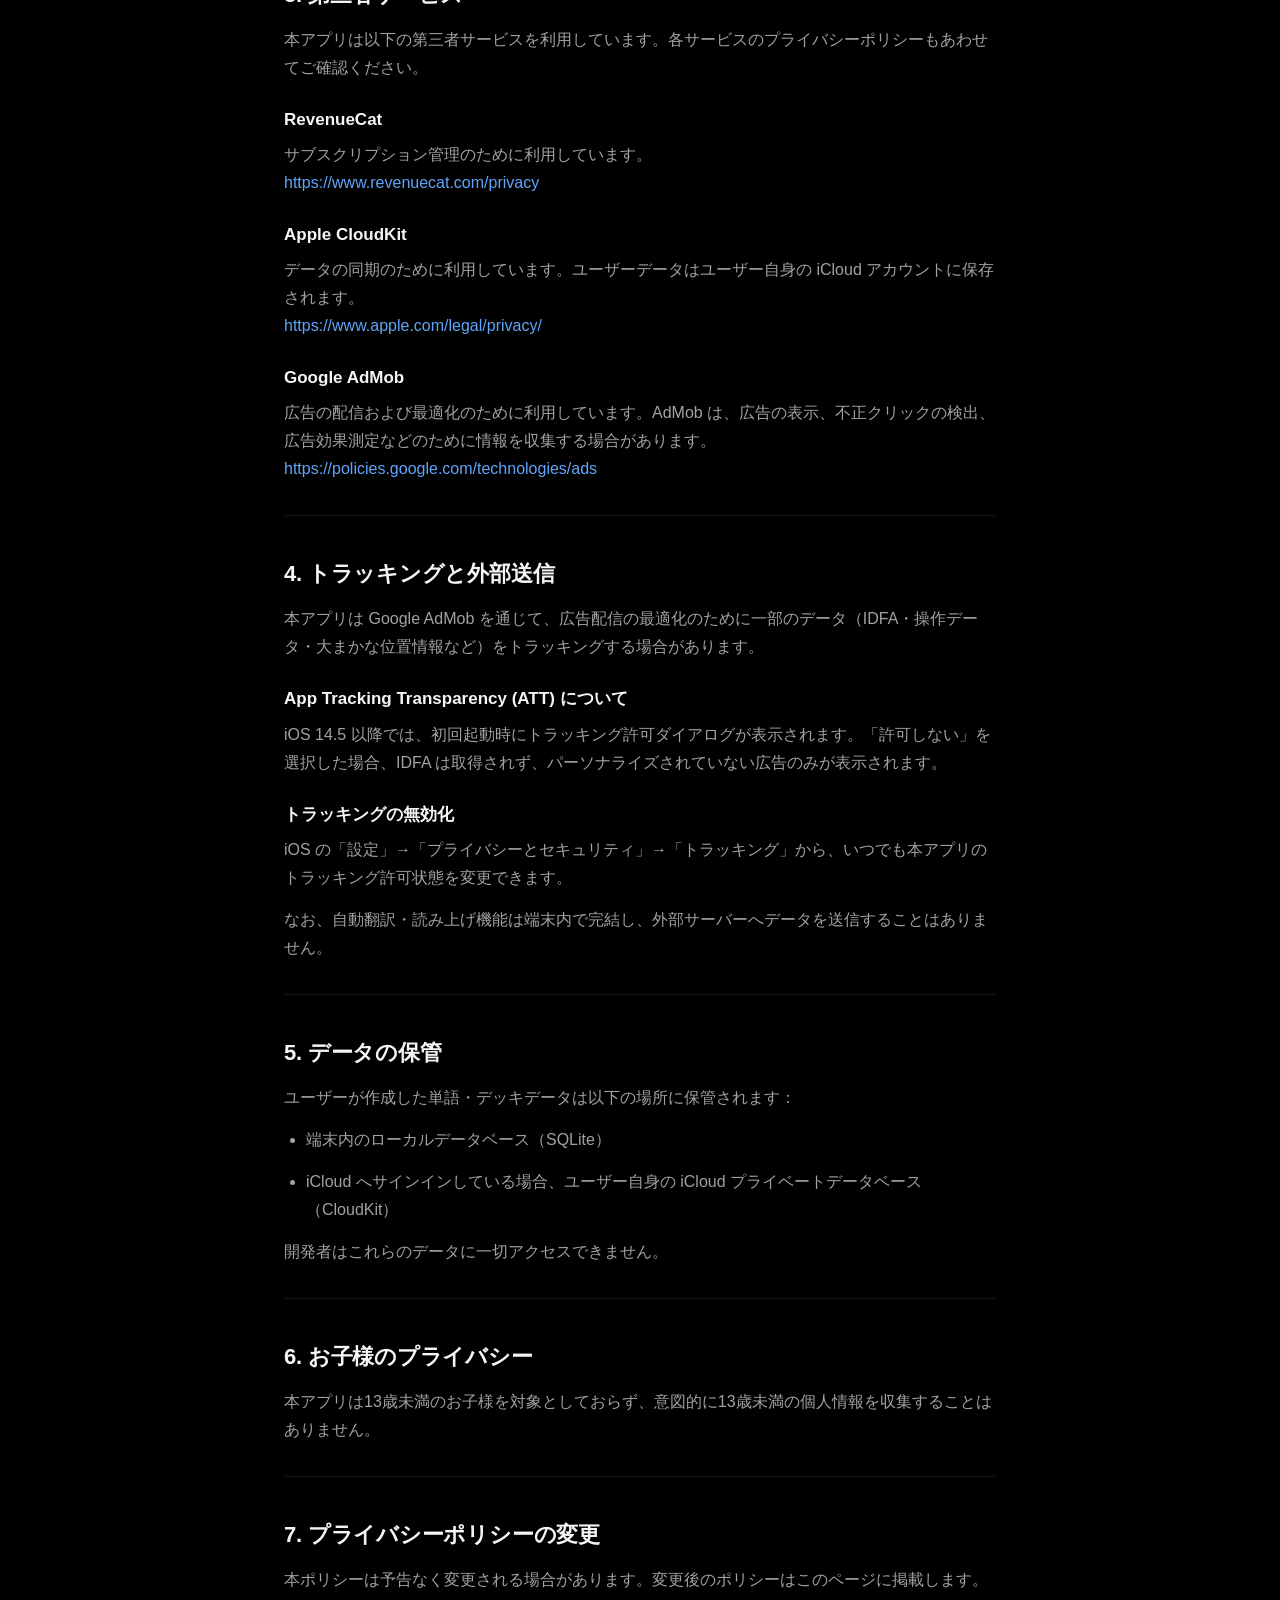
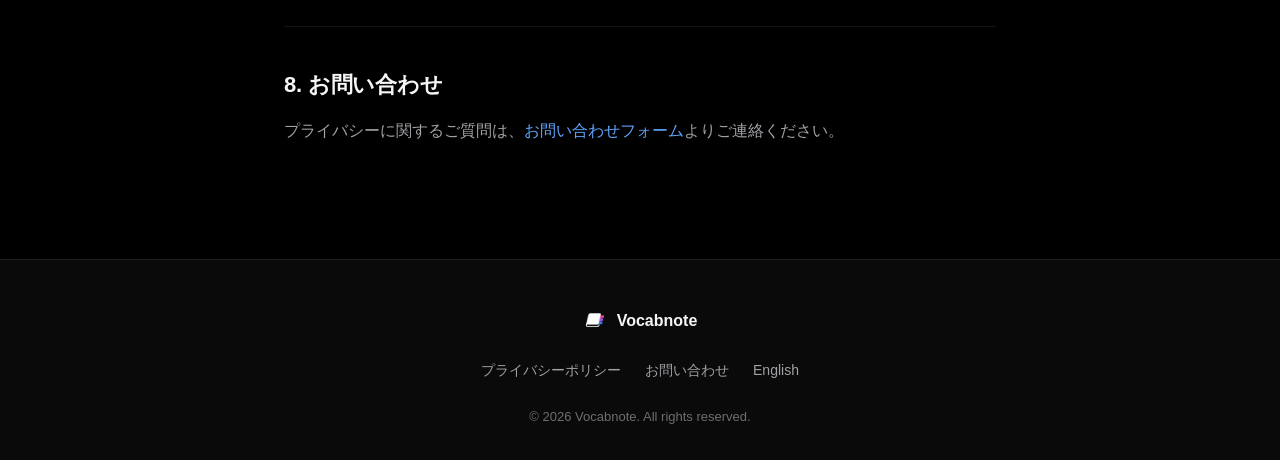
<file: privacy/index.html>
<!DOCTYPE html>
<html lang="ja">
<head>
  <meta charset="UTF-8" />
  <meta name="viewport" content="width=device-width, initial-scale=1, viewport-fit=cover" />
  <title>プライバシーポリシー｜Vocabnote</title>
  <meta name="description" content="Vocabnote のプライバシーポリシー。本アプリにおける個人情報の取り扱いについて。" />
  <meta name="theme-color" content="#000000" />
  <meta name="robots" content="index,follow" />
  <link rel="canonical" href="https://holidayygit.github.io/vocabnote/privacy/" />
  <link rel="icon" type="image/png" href="../assets/images/logo.png" />
  <link rel="stylesheet" href="../assets/css/style.css" />
</head>
<body>
  <header class="site-header">
    <div class="container">
      <nav class="nav" aria-label="メインナビゲーション">
        <a href="../" class="nav-brand">
          <img src="../assets/images/logo.png" alt="Vocabnote ロゴ" />
          <span>Vocabnote</span>
        </a>
        <ul class="nav-links">
          <li class="hide-mobile"><a href="../">ホーム</a></li>
          <li><a href="../contact/">お問い合わせ</a></li>
          <li><a href="../en/privacy/" class="nav-lang">EN</a></li>
        </ul>
      </nav>
    </div>
  </header>

  <main>
    <article class="doc-page">
      <h1>プライバシーポリシー</h1>
      <p class="doc-meta">最終更新日：2026年5月</p>

      <p>本プライバシーポリシーは、Vocabnote（以下「本アプリ」）における個人情報の取り扱いについて説明します。</p>

      <hr />

      <h2>1. 収集する情報</h2>
      <p>本アプリは、以下の情報を収集する場合があります。いずれの情報も、ユーザーの氏名・メールアドレス・電話番号などの個人を特定できる情報には関連付けられません。</p>

      <h3>購入情報</h3>
      <p>
        プレミアム機能（買い切り型のアプリ内購入）の状態を管理するために、Apple StoreKit を介してアプリ内購入の履歴を取得します。これは Apple の StoreKit フレームワーク と RevenueCat（サードパーティサービス）を通じて処理され、購入状態の確認のためにのみ使用されます。
      </p>

      <h3>広告配信のための情報</h3>
      <p>
        広告の表示および最適化のため、Google AdMob（サードパーティサービス）を通じて以下の情報が収集される場合があります：
      </p>
      <ul>
        <li>デバイス識別子（IDFA）※ユーザーが ATT で許可した場合のみ</li>
        <li>大まかな位置情報（国・地域レベル）</li>
        <li>アプリ内での操作データ（製品操作）</li>
        <li>広告データ（広告の表示・クリック等）</li>
      </ul>

      <h3>診断データ</h3>
      <p>
        アプリの安定性および性能の改善のため、Apple が提供する標準の診断データを収集する場合があります：
      </p>
      <ul>
        <li>クラッシュデータ</li>
        <li>パフォーマンスデータ</li>
        <li>その他の診断データ</li>
      </ul>

      <hr />

      <h2>2. 情報の利用目的</h2>
      <p>収集した情報は以下の目的でのみ使用します。</p>
      <ul>
        <li>プレミアム機能の有効化・無効化の判定</li>
        <li>過去のプレミアム購入の復元（Restore Purchases）</li>
        <li>広告の表示および最適化（Google AdMob）</li>
        <li>不正クリックの検出および広告効果測定</li>
        <li>アプリの安定性および性能の改善</li>
      </ul>

      <hr />

      <h2>3. 第三者サービス</h2>
      <p>本アプリは以下の第三者サービスを利用しています。各サービスのプライバシーポリシーもあわせてご確認ください。</p>
      <h3>RevenueCat</h3>
      <p>
        サブスクリプション管理のために利用しています。<br />
        <a href="https://www.revenuecat.com/privacy" target="_blank" rel="noopener">https://www.revenuecat.com/privacy</a>
      </p>
      <h3>Apple CloudKit</h3>
      <p>
        データの同期のために利用しています。ユーザーデータはユーザー自身の iCloud アカウントに保存されます。<br />
        <a href="https://www.apple.com/legal/privacy/" target="_blank" rel="noopener">https://www.apple.com/legal/privacy/</a>
      </p>
      <h3>Google AdMob</h3>
      <p>
        広告の配信および最適化のために利用しています。AdMob は、広告の表示、不正クリックの検出、広告効果測定などのために情報を収集する場合があります。<br />
        <a href="https://policies.google.com/technologies/ads" target="_blank" rel="noopener">https://policies.google.com/technologies/ads</a>
      </p>

      <hr />

      <h2>4. トラッキングと外部送信</h2>
      <p>
        本アプリは Google AdMob を通じて、広告配信の最適化のために一部のデータ（IDFA・操作データ・大まかな位置情報など）をトラッキングする場合があります。
      </p>

      <h3>App Tracking Transparency (ATT) について</h3>
      <p>
        iOS 14.5 以降では、初回起動時にトラッキング許可ダイアログが表示されます。「許可しない」を選択した場合、IDFA は取得されず、パーソナライズされていない広告のみが表示されます。
      </p>

      <h3>トラッキングの無効化</h3>
      <p>
        iOS の「設定」→「プライバシーとセキュリティ」→「トラッキング」から、いつでも本アプリのトラッキング許可状態を変更できます。
      </p>

      <p>
        なお、自動翻訳・読み上げ機能は端末内で完結し、外部サーバーへデータを送信することはありません。
      </p>

      <hr />

      <h2>5. データの保管</h2>
      <p>ユーザーが作成した単語・デッキデータは以下の場所に保管されます：</p>
      <ul>
        <li>端末内のローカルデータベース（SQLite）</li>
        <li>iCloud へサインインしている場合、ユーザー自身の iCloud プライベートデータベース（CloudKit）</li>
      </ul>
      <p>開発者はこれらのデータに一切アクセスできません。</p>

      <hr />

      <h2>6. お子様のプライバシー</h2>
      <p>
        本アプリは13歳未満のお子様を対象としておらず、意図的に13歳未満の個人情報を収集することはありません。
      </p>

      <hr />

      <h2>7. プライバシーポリシーの変更</h2>
      <p>
        本ポリシーは予告なく変更される場合があります。変更後のポリシーはこのページに掲載します。
      </p>

      <hr />

      <h2>8. お問い合わせ</h2>
      <p>
        プライバシーに関するご質問は、<a href="../contact/">お問い合わせフォーム</a>よりご連絡ください。
      </p>
    </article>
  </main>

  <footer class="site-footer">
    <div class="container">
      <div class="footer-content">
        <a href="../" class="footer-brand">
          <img src="../assets/images/logo.png" alt="" />
          <span>Vocabnote</span>
        </a>
        <ul class="footer-links">
          <li><a href="../privacy/">プライバシーポリシー</a></li>
          <li><a href="../contact/">お問い合わせ</a></li>
          <li><a href="../en/">English</a></li>
        </ul>
        <p class="footer-copyright">© 2026 Vocabnote. All rights reserved.</p>
      </div>
    </div>
  </footer>
</body>
</html>
</file>
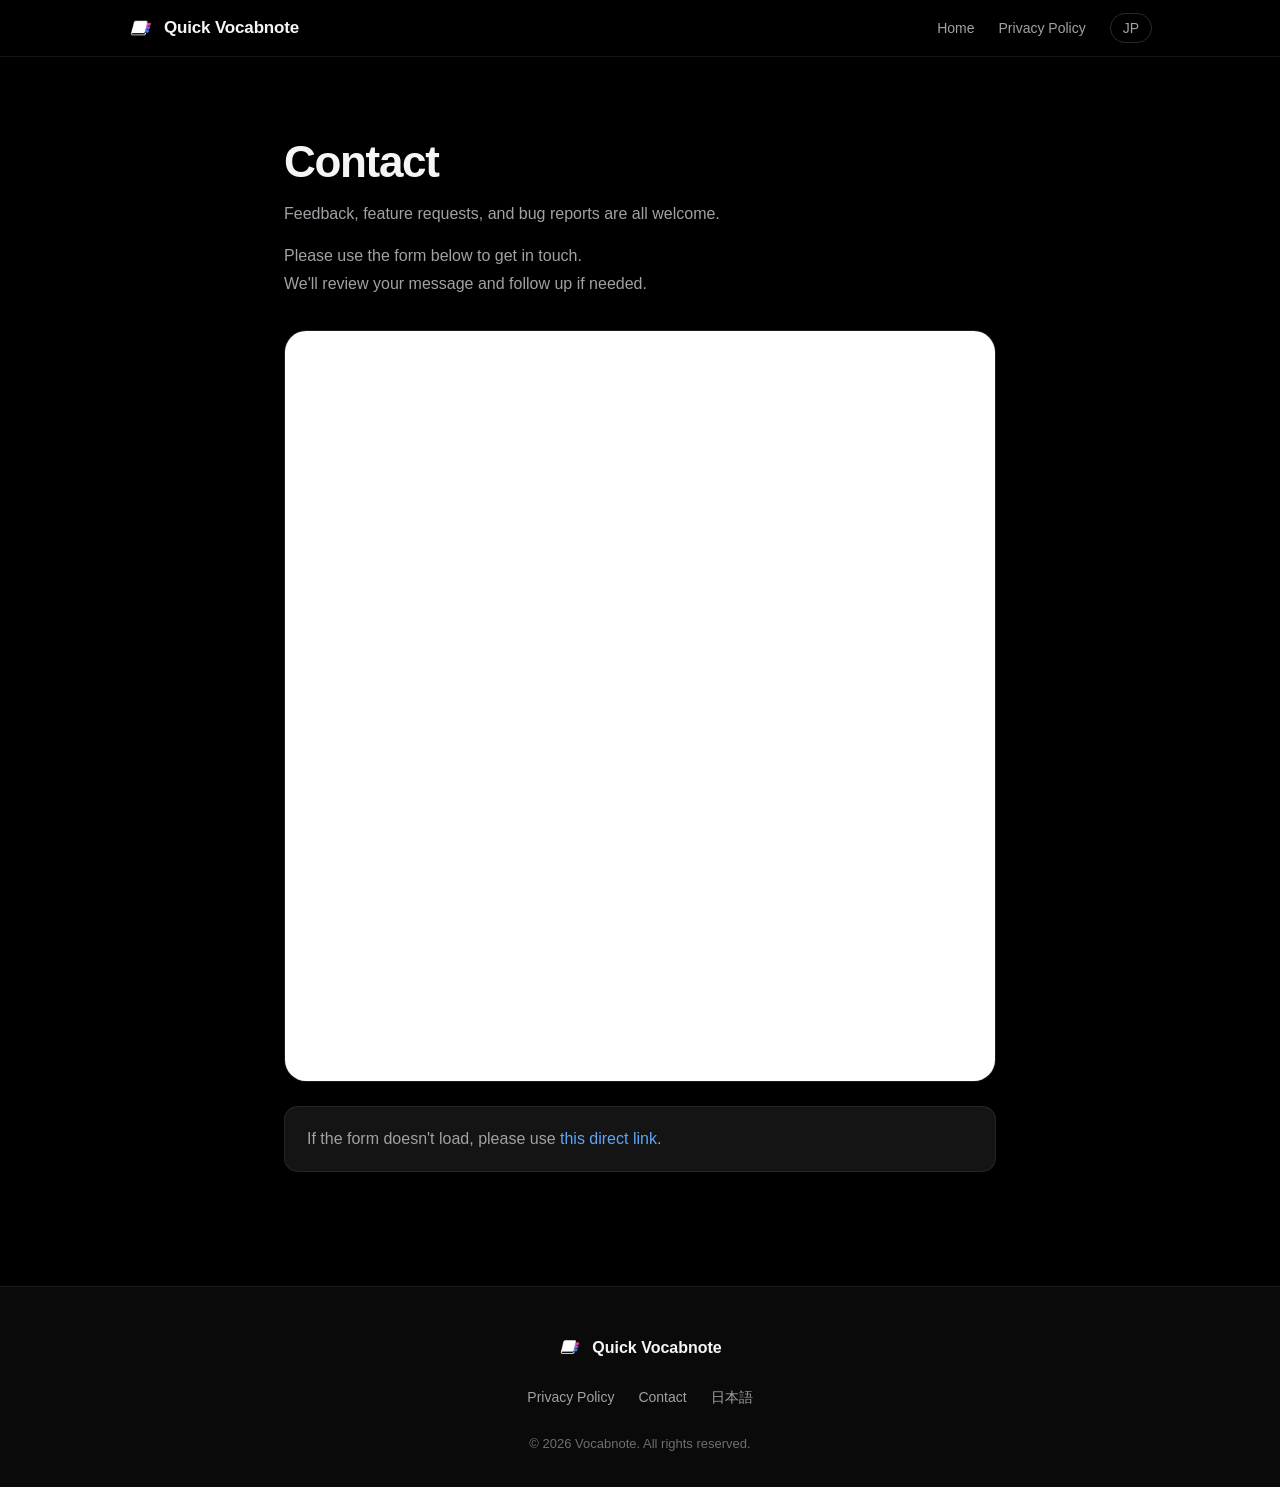
<file: en/contact/index.html>
<!DOCTYPE html>
<html lang="en">
<head>
  <meta charset="UTF-8" />
  <meta name="viewport" content="width=device-width, initial-scale=1, viewport-fit=cover" />
  <title>Contact｜Quick Vocabnote</title>
  <meta name="description" content="Get in touch with Quick Vocabnote. Send your feedback, feature requests, or bug reports." />
  <meta name="theme-color" content="#000000" />
  <meta name="robots" content="index,follow" />
  <link rel="canonical" href="https://holidayygit.github.io/vocabnote/en/contact/" />
  <link rel="icon" type="image/png" href="../../assets/images/logo.png" />
  <link rel="stylesheet" href="../../assets/css/style.css" />
</head>
<body>
  <header class="site-header">
    <div class="container">
      <nav class="nav" aria-label="Main navigation">
        <a href="../" class="nav-brand">
          <img src="../../assets/images/logo.png" alt="Quick Vocabnote logo" />
          <span>Quick Vocabnote</span>
        </a>
        <ul class="nav-links">
          <li class="hide-mobile"><a href="../">Home</a></li>
          <li><a href="../privacy/">Privacy Policy</a></li>
          <li><a href="../../contact/" class="nav-lang">JP</a></li>
        </ul>
      </nav>
    </div>
  </header>

  <main>
    <article class="doc-page">
      <h1>Contact</h1>
      <p class="doc-meta">Feedback, feature requests, and bug reports are all welcome.</p>

      <p>
        Please use the form below to get in touch.<br />
        We'll review your message and follow up if needed.
      </p>

      <div class="form-wrap">
        <iframe
          src="https://docs.google.com/forms/d/e/1FAIpQLSeVQEGLWBrxPEROZMFH5kiLYIdHpo61tCdz-PigwytMD5V4Gw/viewform?embedded=true"
          title="Contact form"
          loading="lazy"
          referrerpolicy="no-referrer-when-downgrade"
        >
          Loading…
        </iframe>
      </div>

      <p class="contact-note">
        If the form doesn't load, please use
        <a
          href="https://docs.google.com/forms/d/e/1FAIpQLSeVQEGLWBrxPEROZMFH5kiLYIdHpo61tCdz-PigwytMD5V4Gw/viewform"
          target="_blank"
          rel="noopener"
        >this direct link</a>.
      </p>
    </article>
  </main>

  <footer class="site-footer">
    <div class="container">
      <div class="footer-content">
        <a href="../" class="footer-brand">
          <img src="../../assets/images/logo.png" alt="" />
          <span>Quick Vocabnote</span>
        </a>
        <ul class="footer-links">
          <li><a href="../privacy/">Privacy Policy</a></li>
          <li><a href="../contact/">Contact</a></li>
          <li><a href="../../">日本語</a></li>
        </ul>
        <p class="footer-copyright">© 2026 Vocabnote. All rights reserved.</p>
      </div>
    </div>
  </footer>
</body>
</html>
</file>
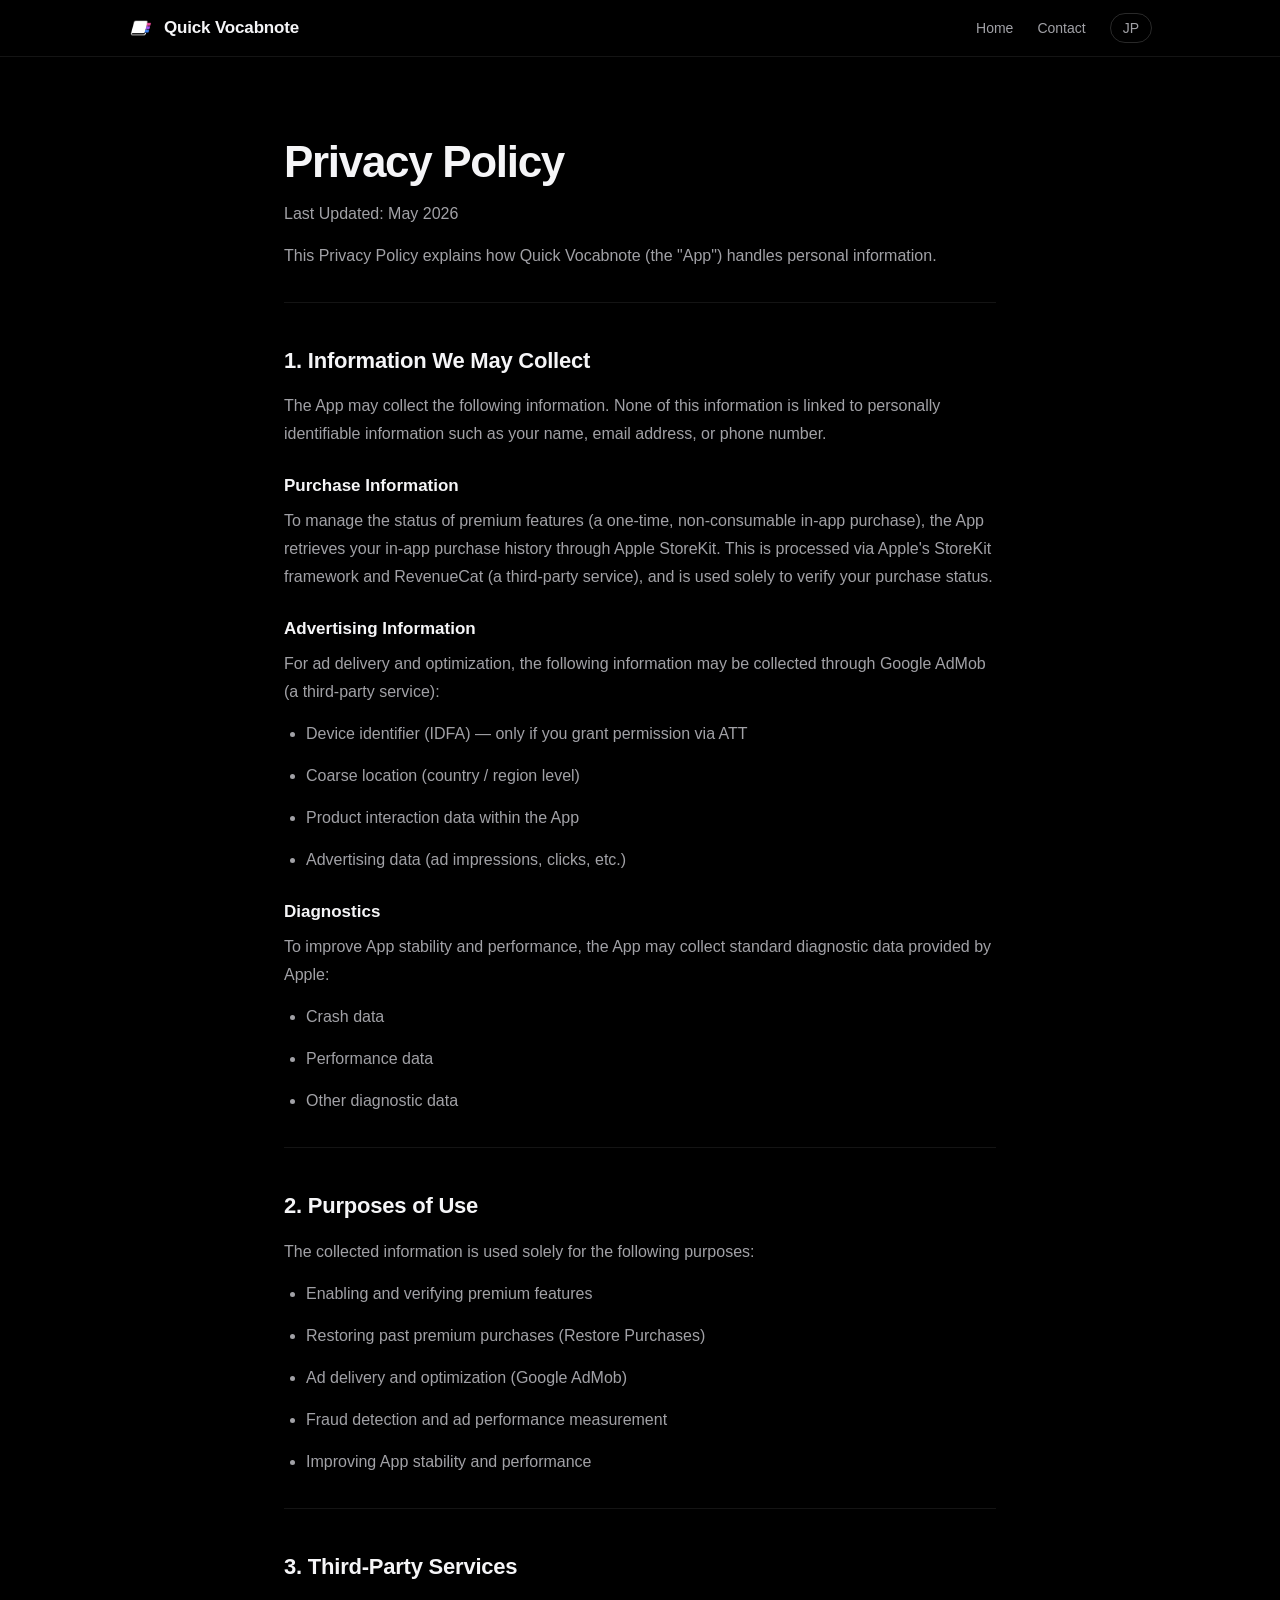
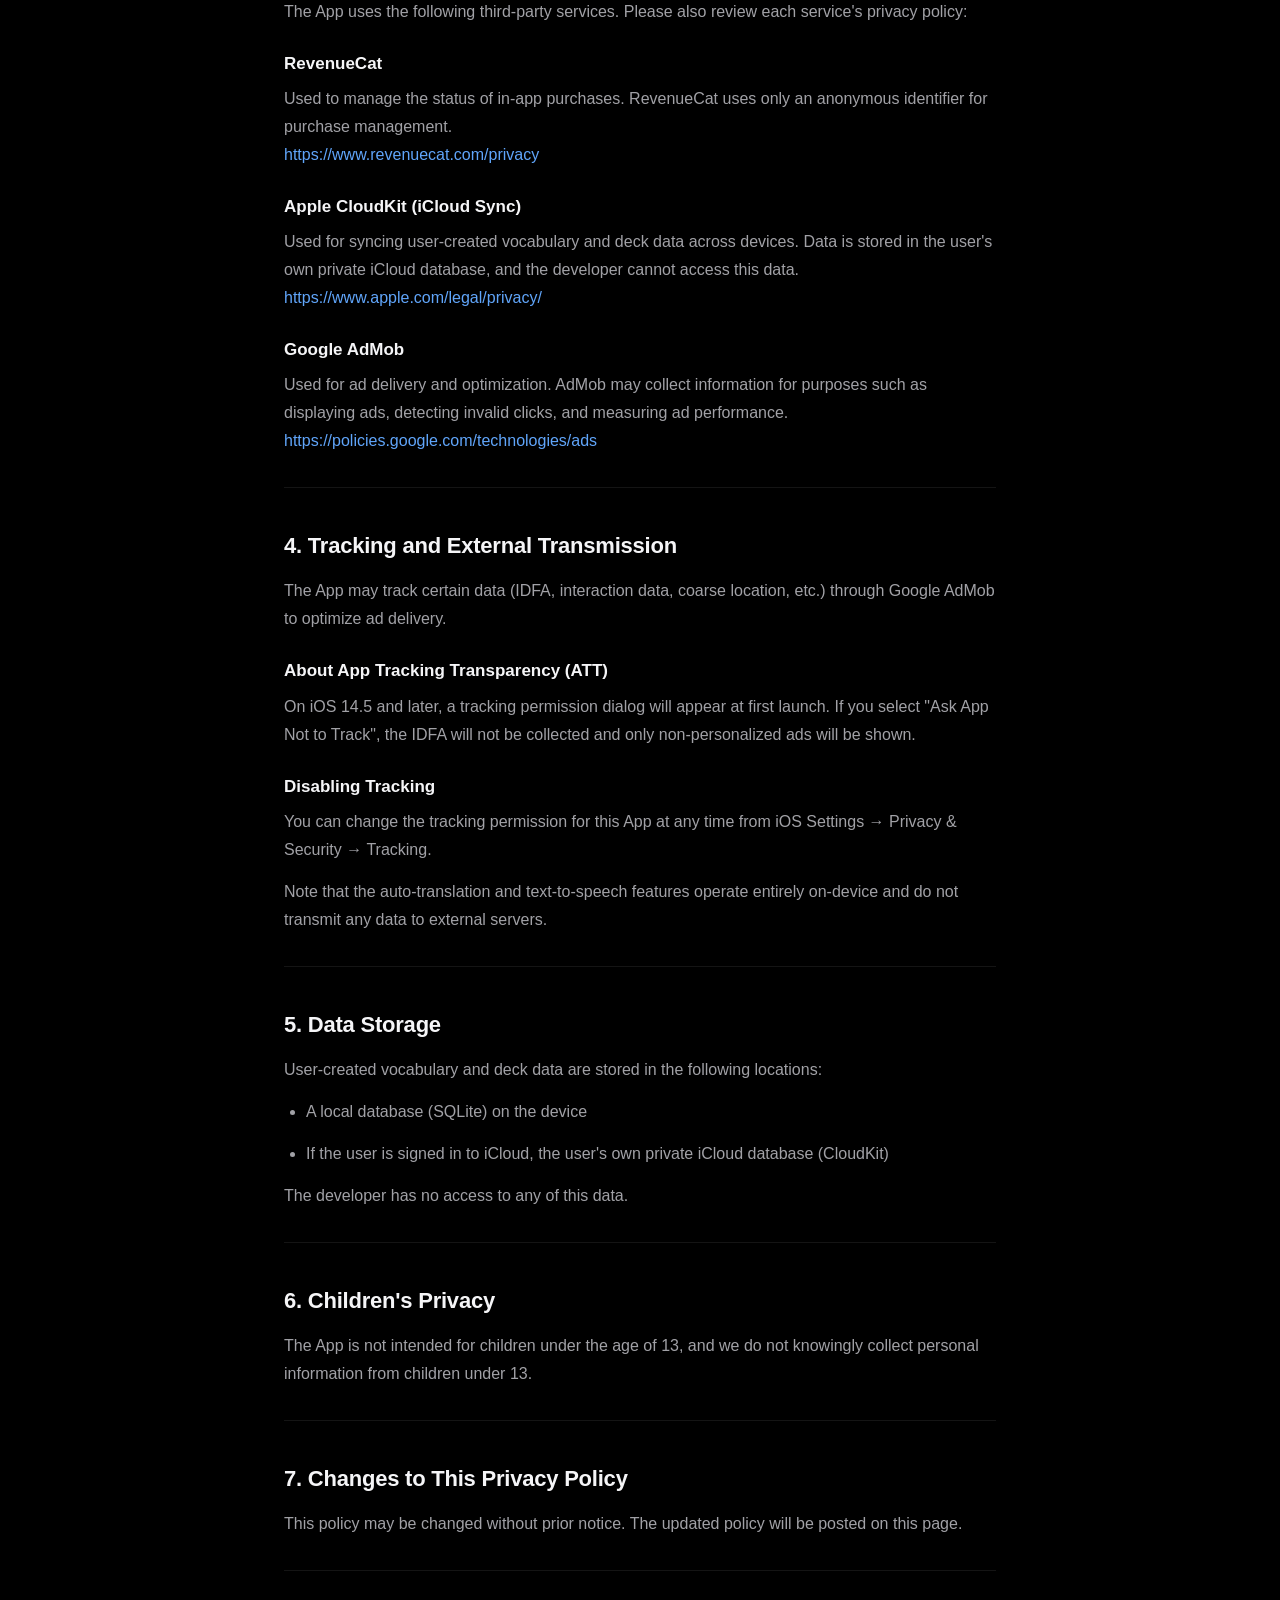
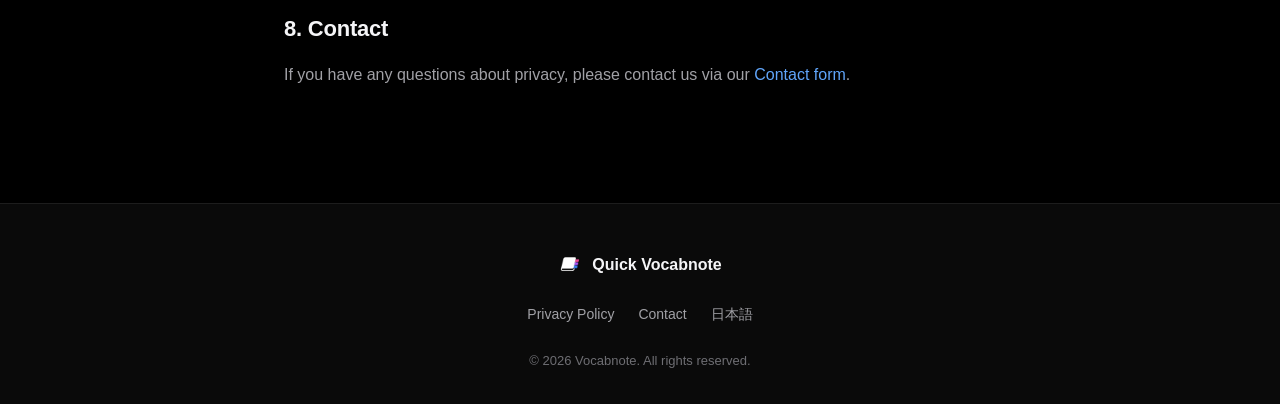
<file: en/privacy/index.html>
<!DOCTYPE html>
<html lang="en">
<head>
  <meta charset="UTF-8" />
  <meta name="viewport" content="width=device-width, initial-scale=1, viewport-fit=cover" />
  <title>Privacy Policy｜Quick Vocabnote</title>
  <meta name="description" content="Quick Vocabnote Privacy Policy — how the app handles personal information." />
  <meta name="theme-color" content="#000000" />
  <meta name="robots" content="index,follow" />
  <link rel="canonical" href="https://holidayygit.github.io/vocabnote/en/privacy/" />
  <link rel="icon" type="image/png" href="../../assets/images/logo.png" />
  <link rel="stylesheet" href="../../assets/css/style.css" />
</head>
<body>
  <header class="site-header">
    <div class="container">
      <nav class="nav" aria-label="Main navigation">
        <a href="../" class="nav-brand">
          <img src="../../assets/images/logo.png" alt="Quick Vocabnote logo" />
          <span>Quick Vocabnote</span>
        </a>
        <ul class="nav-links">
          <li class="hide-mobile"><a href="../">Home</a></li>
          <li><a href="../contact/">Contact</a></li>
          <li><a href="../../privacy/" class="nav-lang">JP</a></li>
        </ul>
      </nav>
    </div>
  </header>

  <main>
    <article class="doc-page">
      <h1>Privacy Policy</h1>
      <p class="doc-meta">Last Updated: May 2026</p>

      <p>This Privacy Policy explains how Quick Vocabnote (the "App") handles personal information.</p>

      <hr />

      <h2>1. Information We May Collect</h2>
      <p>The App may collect the following information. None of this information is linked to personally identifiable information such as your name, email address, or phone number.</p>

      <h3>Purchase Information</h3>
      <p>
        To manage the status of premium features (a one-time, non-consumable in-app purchase), the App retrieves your in-app purchase history through Apple StoreKit. This is processed via Apple's StoreKit framework and RevenueCat (a third-party service), and is used solely to verify your purchase status.
      </p>

      <h3>Advertising Information</h3>
      <p>
        For ad delivery and optimization, the following information may be collected through Google AdMob (a third-party service):
      </p>
      <ul>
        <li>Device identifier (IDFA) — only if you grant permission via ATT</li>
        <li>Coarse location (country / region level)</li>
        <li>Product interaction data within the App</li>
        <li>Advertising data (ad impressions, clicks, etc.)</li>
      </ul>

      <h3>Diagnostics</h3>
      <p>
        To improve App stability and performance, the App may collect standard diagnostic data provided by Apple:
      </p>
      <ul>
        <li>Crash data</li>
        <li>Performance data</li>
        <li>Other diagnostic data</li>
      </ul>

      <hr />

      <h2>2. Purposes of Use</h2>
      <p>The collected information is used solely for the following purposes:</p>
      <ul>
        <li>Enabling and verifying premium features</li>
        <li>Restoring past premium purchases (Restore Purchases)</li>
        <li>Ad delivery and optimization (Google AdMob)</li>
        <li>Fraud detection and ad performance measurement</li>
        <li>Improving App stability and performance</li>
      </ul>

      <hr />

      <h2>3. Third-Party Services</h2>
      <p>The App uses the following third-party services. Please also review each service's privacy policy:</p>
      <h3>RevenueCat</h3>
      <p>
        Used to manage the status of in-app purchases. RevenueCat uses only an anonymous identifier for purchase management.<br />
        <a href="https://www.revenuecat.com/privacy" target="_blank" rel="noopener">https://www.revenuecat.com/privacy</a>
      </p>
      <h3>Apple CloudKit (iCloud Sync)</h3>
      <p>
        Used for syncing user-created vocabulary and deck data across devices. Data is stored in the user's own private iCloud database, and the developer cannot access this data.<br />
        <a href="https://www.apple.com/legal/privacy/" target="_blank" rel="noopener">https://www.apple.com/legal/privacy/</a>
      </p>
      <h3>Google AdMob</h3>
      <p>
        Used for ad delivery and optimization. AdMob may collect information for purposes such as displaying ads, detecting invalid clicks, and measuring ad performance.<br />
        <a href="https://policies.google.com/technologies/ads" target="_blank" rel="noopener">https://policies.google.com/technologies/ads</a>
      </p>

      <hr />

      <h2>4. Tracking and External Transmission</h2>
      <p>
        The App may track certain data (IDFA, interaction data, coarse location, etc.) through Google AdMob to optimize ad delivery.
      </p>

      <h3>About App Tracking Transparency (ATT)</h3>
      <p>
        On iOS 14.5 and later, a tracking permission dialog will appear at first launch. If you select "Ask App Not to Track", the IDFA will not be collected and only non-personalized ads will be shown.
      </p>

      <h3>Disabling Tracking</h3>
      <p>
        You can change the tracking permission for this App at any time from iOS Settings → Privacy &amp; Security → Tracking.
      </p>

      <p>
        Note that the auto-translation and text-to-speech features operate entirely on-device and do not transmit any data to external servers.
      </p>

      <hr />

      <h2>5. Data Storage</h2>
      <p>User-created vocabulary and deck data are stored in the following locations:</p>
      <ul>
        <li>A local database (SQLite) on the device</li>
        <li>If the user is signed in to iCloud, the user's own private iCloud database (CloudKit)</li>
      </ul>
      <p>The developer has no access to any of this data.</p>

      <hr />

      <h2>6. Children's Privacy</h2>
      <p>
        The App is not intended for children under the age of 13, and we do not knowingly collect personal information from children under 13.
      </p>

      <hr />

      <h2>7. Changes to This Privacy Policy</h2>
      <p>
        This policy may be changed without prior notice. The updated policy will be posted on this page.
      </p>

      <hr />

      <h2>8. Contact</h2>
      <p>
        If you have any questions about privacy, please contact us via our <a href="../contact/">Contact form</a>.
      </p>
    </article>
  </main>

  <footer class="site-footer">
    <div class="container">
      <div class="footer-content">
        <a href="../" class="footer-brand">
          <img src="../../assets/images/logo.png" alt="" />
          <span>Quick Vocabnote</span>
        </a>
        <ul class="footer-links">
          <li><a href="../privacy/">Privacy Policy</a></li>
          <li><a href="../contact/">Contact</a></li>
          <li><a href="../../">日本語</a></li>
        </ul>
        <p class="footer-copyright">© 2026 Vocabnote. All rights reserved.</p>
      </div>
    </div>
  </footer>
</body>
</html>
</file>
<file: assets/css/style.css>
/* ============================================
   Vocabnote LP - Common Stylesheet
   Dark theme, Apple-inspired minimal design
   ============================================ */

:root {
  --bg: #000000;
  --bg-elev-1: #0a0a0a;
  --bg-elev-2: #141414;
  --bg-elev-3: #1c1c1e;
  --text: #f5f5f7;
  --text-secondary: #a1a1a6;
  --text-tertiary: #6e6e73;
  --border: rgba(255, 255, 255, 0.08);
  --border-strong: rgba(255, 255, 255, 0.16);
  --accent: #60a5fa;
  --accent-light: #93c5fd;
  --accent-deep: #3b82f6;
  --accent-gradient: linear-gradient(135deg, #93c5fd 0%, #60a5fa 50%, #3b82f6 100%);
  --shadow-glow: 0 0 80px rgba(96, 165, 250, 0.15);
  --radius-sm: 8px;
  --radius-md: 14px;
  --radius-lg: 22px;
  --radius-xl: 32px;
  --max-width: 1120px;
  --transition: all 0.3s cubic-bezier(0.16, 1, 0.3, 1);
}

* {
  box-sizing: border-box;
  margin: 0;
  padding: 0;
}

html {
  scroll-behavior: smooth;
  -webkit-text-size-adjust: 100%;
}

body {
  font-family: -apple-system, BlinkMacSystemFont, "SF Pro Display", "SF Pro Text",
    "Helvetica Neue", "Hiragino Kaku Gothic ProN", "Hiragino Sans", "Yu Gothic",
    "Meiryo", sans-serif;
  background: var(--bg);
  color: var(--text);
  line-height: 1.6;
  -webkit-font-smoothing: antialiased;
  -moz-osx-font-smoothing: grayscale;
  overflow-x: hidden;
}

a {
  color: var(--accent);
  text-decoration: none;
  transition: var(--transition);
}

a:hover {
  color: var(--accent-light);
}

img {
  max-width: 100%;
  height: auto;
  display: block;
}

/* ===== Layout ===== */
.container {
  max-width: var(--max-width);
  margin: 0 auto;
  padding: 0 24px;
}

@media (min-width: 768px) {
  .container {
    padding: 0 48px;
  }
}

/* ===== Header / Nav ===== */
.site-header {
  position: sticky;
  top: 0;
  z-index: 100;
  background: rgba(0, 0, 0, 0.72);
  backdrop-filter: saturate(180%) blur(20px);
  -webkit-backdrop-filter: saturate(180%) blur(20px);
  border-bottom: 1px solid var(--border);
}

.nav {
  display: flex;
  align-items: center;
  justify-content: space-between;
  height: 56px;
}

.nav-brand {
  display: flex;
  align-items: center;
  gap: 10px;
  color: var(--text);
  font-weight: 600;
  font-size: 17px;
  letter-spacing: -0.01em;
}

.nav-brand img {
  width: 26px;
  height: 26px;
}

.nav-links {
  display: flex;
  align-items: center;
  gap: 24px;
  list-style: none;
}

.nav-links a {
  color: var(--text-secondary);
  font-size: 14px;
  font-weight: 400;
}

.nav-links a:hover {
  color: var(--text);
}

.nav-lang {
  font-size: 13px;
  color: var(--text-secondary);
  padding: 6px 12px;
  border: 1px solid var(--border-strong);
  border-radius: 999px;
  transition: var(--transition);
}

.nav-lang:hover {
  border-color: var(--accent);
  color: var(--text);
}

@media (max-width: 640px) {
  .nav-links {
    gap: 14px;
  }
  .nav-links .hide-mobile {
    display: none;
  }
}

/* ===== Hero ===== */
.hero {
  position: relative;
  padding: 80px 0 60px;
  text-align: center;
  overflow: hidden;
}

.hero::before {
  content: "";
  position: absolute;
  top: -200px;
  left: 50%;
  transform: translateX(-50%);
  width: 800px;
  height: 800px;
  background: radial-gradient(
    circle,
    rgba(96, 165, 250, 0.18) 0%,
    rgba(96, 165, 250, 0) 60%
  );
  pointer-events: none;
  z-index: 0;
}

.hero-inner {
  position: relative;
  z-index: 1;
}

.hero-logo {
  width: 150px;
  height: 150px;
  margin: 0 auto 28px;
  filter: drop-shadow(0 8px 32px rgba(96, 165, 250, 0.4));
  animation: float 6s ease-in-out infinite;
}

@keyframes float {
  0%, 100% { transform: translateY(0); }
  50% { transform: translateY(-8px); }
}

.hero-title {
  font-size: clamp(40px, 7vw, 72px);
  font-weight: 700;
  letter-spacing: -0.04em;
  line-height: 1.05;
  margin-bottom: 20px;
  background: linear-gradient(180deg, #ffffff 0%, #c0c0c8 100%);
  -webkit-background-clip: text;
  background-clip: text;
  -webkit-text-fill-color: transparent;
}

.hero-tagline {
  font-size: clamp(18px, 2.4vw, 24px);
  font-weight: 400;
  color: var(--text-secondary);
  max-width: 720px;
  margin: 0 auto 40px;
  line-height: 1.5;
}

.hero-cta {
  display: flex;
  gap: 16px;
  justify-content: center;
  flex-wrap: wrap;
  margin-bottom: 60px;
}

/* ===== Buttons ===== */
.btn {
  display: inline-flex;
  align-items: center;
  gap: 8px;
  padding: 14px 28px;
  border-radius: 999px;
  font-size: 16px;
  font-weight: 500;
  letter-spacing: -0.01em;
  transition: var(--transition);
  cursor: pointer;
  border: none;
}

.btn-primary {
  background: var(--accent-gradient);
  color: #ffffff;
  box-shadow: 0 8px 24px rgba(96, 165, 250, 0.3);
}

.btn-primary:hover {
  transform: translateY(-2px);
  box-shadow: 0 12px 32px rgba(96, 165, 250, 0.45);
  color: #ffffff;
}

.btn-secondary {
  background: rgba(255, 255, 255, 0.06);
  color: var(--text);
  border: 1px solid var(--border-strong);
}

.btn-secondary:hover {
  background: rgba(255, 255, 255, 0.12);
  color: var(--text);
}

/* App Store Badge */
.app-store-badge {
  display: inline-flex;
  align-items: center;
  gap: 12px;
  padding: 12px 24px;
  background: #ffffff;
  color: #000000;
  border-radius: 14px;
  font-weight: 500;
  transition: var(--transition);
}

.app-store-badge:hover {
  transform: translateY(-2px);
  box-shadow: 0 12px 32px rgba(255, 255, 255, 0.15);
  color: #000000;
}

.app-store-badge .apple-icon {
  width: 28px;
  height: 28px;
}

.app-store-badge .label-small {
  font-size: 11px;
  color: #6e6e73;
  display: block;
  line-height: 1.2;
}

.app-store-badge .label-large {
  font-size: 19px;
  font-weight: 600;
  letter-spacing: -0.01em;
  line-height: 1.2;
}

/* ===== Hero Visual ===== */
.hero-visual {
  position: relative;
  margin: 0 auto;
  max-width: 880px;
  padding: 0 20px;
}

.hero-visual-grid {
  display: grid;
  grid-template-columns: 1fr 1fr;
  gap: 24px;
  align-items: center;
}

@media (max-width: 768px) {
  .hero-visual-grid {
    grid-template-columns: 1fr;
    max-width: 360px;
    margin: 0 auto;
  }
}

.device-frame {
  position: relative;
  border-radius: 36px;
  padding: 8px;
  background: linear-gradient(160deg, #2a2a2c 0%, #0a0a0a 100%);
  box-shadow: var(--shadow-glow), 0 30px 60px rgba(0, 0, 0, 0.6);
}

.device-frame img {
  border-radius: 28px;
  width: 100%;
}

/* ===== Sections ===== */
.section {
  padding: 100px 0;
  position: relative;
}

.section-sm {
  padding: 60px 0;
}

.section-title {
  font-size: clamp(32px, 5vw, 48px);
  font-weight: 700;
  letter-spacing: -0.03em;
  line-height: 1.1;
  text-align: center;
  margin-bottom: 16px;
}

.section-subtitle {
  font-size: clamp(16px, 2vw, 19px);
  color: var(--text-secondary);
  text-align: center;
  max-width: 640px;
  margin: 0 auto 60px;
  line-height: 1.5;
}

/* ===== Features Grid ===== */
.features {
  display: grid;
  grid-template-columns: repeat(auto-fit, minmax(280px, 1fr));
  gap: 20px;
  margin-top: 40px;
}

.feature-card {
  background: var(--bg-elev-2);
  border: 1px solid var(--border);
  border-radius: var(--radius-lg);
  padding: 32px;
  position: relative;
  overflow: hidden;
}

.feature-icon {
  width: 48px;
  height: 48px;
  border-radius: 12px;
  display: flex;
  align-items: center;
  justify-content: center;
  margin-bottom: 20px;
  font-size: 24px;
}

.feature-icon.icon-blue { background: rgba(59, 130, 246, 0.15); color: #60a5fa; }
.feature-icon.icon-purple { background: rgba(168, 85, 247, 0.15); color: #c084fc; }
.feature-icon.icon-green { background: rgba(34, 197, 94, 0.15); color: #4ade80; }
.feature-icon.icon-orange { background: rgba(249, 115, 22, 0.15); color: #fb923c; }
.feature-icon.icon-pink { background: rgba(236, 72, 153, 0.15); color: #f472b6; }
.feature-icon.icon-cyan { background: rgba(34, 211, 238, 0.15); color: #22d3ee; }

.feature-title {
  font-size: 20px;
  font-weight: 600;
  letter-spacing: -0.01em;
  margin-bottom: 10px;
  color: var(--text);
}

.feature-desc {
  font-size: 15px;
  color: var(--text-secondary);
  line-height: 1.6;
}

/* ===== iCloud Section ===== */
.icloud-section {
  background: var(--bg-elev-1);
  border-top: 1px solid var(--border);
  border-bottom: 1px solid var(--border);
}

.icloud-grid {
  display: grid;
  grid-template-columns: 1fr 1fr;
  gap: 60px;
  align-items: center;
}

@media (max-width: 768px) {
  .icloud-grid {
    grid-template-columns: 1fr;
    gap: 40px;
    text-align: center;
  }
}

.icloud-text h2 {
  font-size: clamp(28px, 4vw, 42px);
  font-weight: 700;
  letter-spacing: -0.03em;
  line-height: 1.15;
  margin-bottom: 20px;
}

.icloud-text p {
  font-size: 17px;
  color: var(--text-secondary);
  line-height: 1.6;
}

.icloud-visual {
  display: flex;
  justify-content: center;
}

.icloud-visual img {
  max-width: 200px;
  filter: drop-shadow(0 8px 40px rgba(96, 165, 250, 0.3));
}

/* ===== Languages ===== */
.languages {
  display: flex;
  flex-wrap: wrap;
  gap: 12px;
  justify-content: center;
  max-width: 720px;
  margin: 0 auto;
}

.lang-chip {
  display: inline-flex;
  align-items: center;
  gap: 8px;
  padding: 10px 18px;
  background: var(--bg-elev-2);
  border: 1px solid var(--border);
  border-radius: 999px;
  font-size: 15px;
  color: var(--text);
}

.lang-chip .flag {
  font-size: 18px;
}

/* ===== CTA Section ===== */
.cta-section {
  text-align: center;
  padding: 120px 0;
}

.cta-section h2 {
  font-size: clamp(32px, 5vw, 48px);
  font-weight: 700;
  letter-spacing: -0.03em;
  line-height: 1.1;
  margin-bottom: 24px;
}

.cta-section p {
  font-size: 18px;
  color: var(--text-secondary);
  margin-bottom: 40px;
}

/* ===== Footer ===== */
.site-footer {
  border-top: 1px solid var(--border);
  padding: 48px 0 32px;
  background: var(--bg-elev-1);
}

.footer-content {
  display: flex;
  flex-direction: column;
  gap: 24px;
  align-items: center;
  text-align: center;
}

.footer-brand {
  display: flex;
  align-items: center;
  gap: 10px;
  font-weight: 600;
  color: var(--text);
}

.footer-brand img {
  width: 24px;
  height: 24px;
}

.footer-links {
  display: flex;
  flex-wrap: wrap;
  gap: 24px;
  justify-content: center;
  list-style: none;
}

.footer-links a {
  color: var(--text-secondary);
  font-size: 14px;
}

.footer-links a:hover {
  color: var(--text);
}

.footer-copyright {
  font-size: 13px;
  color: var(--text-tertiary);
}

/* ===== Document pages (privacy / contact) ===== */
.doc-page {
  max-width: 760px;
  margin: 0 auto;
  padding: 80px 24px 100px;
}

.doc-page h1 {
  font-size: clamp(32px, 5vw, 44px);
  font-weight: 700;
  letter-spacing: -0.03em;
  line-height: 1.15;
  margin-bottom: 12px;
}

.doc-meta {
  color: var(--text-tertiary);
  font-size: 14px;
  margin-bottom: 48px;
}

.doc-page h2 {
  font-size: 22px;
  font-weight: 600;
  letter-spacing: -0.01em;
  margin-top: 40px;
  margin-bottom: 14px;
  color: var(--text);
}

.doc-page h3 {
  font-size: 17px;
  font-weight: 600;
  margin-top: 24px;
  margin-bottom: 8px;
  color: var(--text);
}

.doc-page p,
.doc-page li {
  color: var(--text-secondary);
  font-size: 16px;
  line-height: 1.75;
  margin-bottom: 14px;
}

.doc-page ul {
  padding-left: 22px;
  margin-bottom: 14px;
}

.doc-page a {
  color: var(--accent);
  word-break: break-word;
}

.doc-page hr {
  border: none;
  border-top: 1px solid var(--border);
  margin: 32px 0;
}

/* ===== Contact form embed ===== */
.form-wrap {
  margin-top: 32px;
  background: var(--bg-elev-1);
  border: 1px solid var(--border);
  border-radius: var(--radius-lg);
  overflow: hidden;
}

.form-wrap iframe {
  width: 100%;
  min-height: 750px;
  border: 0;
  display: block;
  background: #ffffff;
}

.contact-note {
  margin-top: 24px;
  padding: 18px 22px;
  background: var(--bg-elev-2);
  border: 1px solid var(--border);
  border-radius: var(--radius-md);
  color: var(--text-secondary);
  font-size: 14px;
  line-height: 1.6;
}

/* ===== Utility ===== */
.text-center { text-align: center; }
.mt-0 { margin-top: 0; }
.mb-0 { margin-bottom: 0; }

/* ===== Scroll reveal ===== */
.reveal {
  opacity: 0;
  transform: translateY(24px);
  transition: opacity 0.8s cubic-bezier(0.16, 1, 0.3, 1),
    transform 0.8s cubic-bezier(0.16, 1, 0.3, 1);
}

.reveal.is-visible {
  opacity: 1;
  transform: translateY(0);
}

/* ===== Reduced motion ===== */
@media (prefers-reduced-motion: reduce) {
  *,
  *::before,
  *::after {
    animation-duration: 0.01ms !important;
    transition-duration: 0.01ms !important;
  }
  .hero-logo {
    animation: none;
  }
}
</file>
